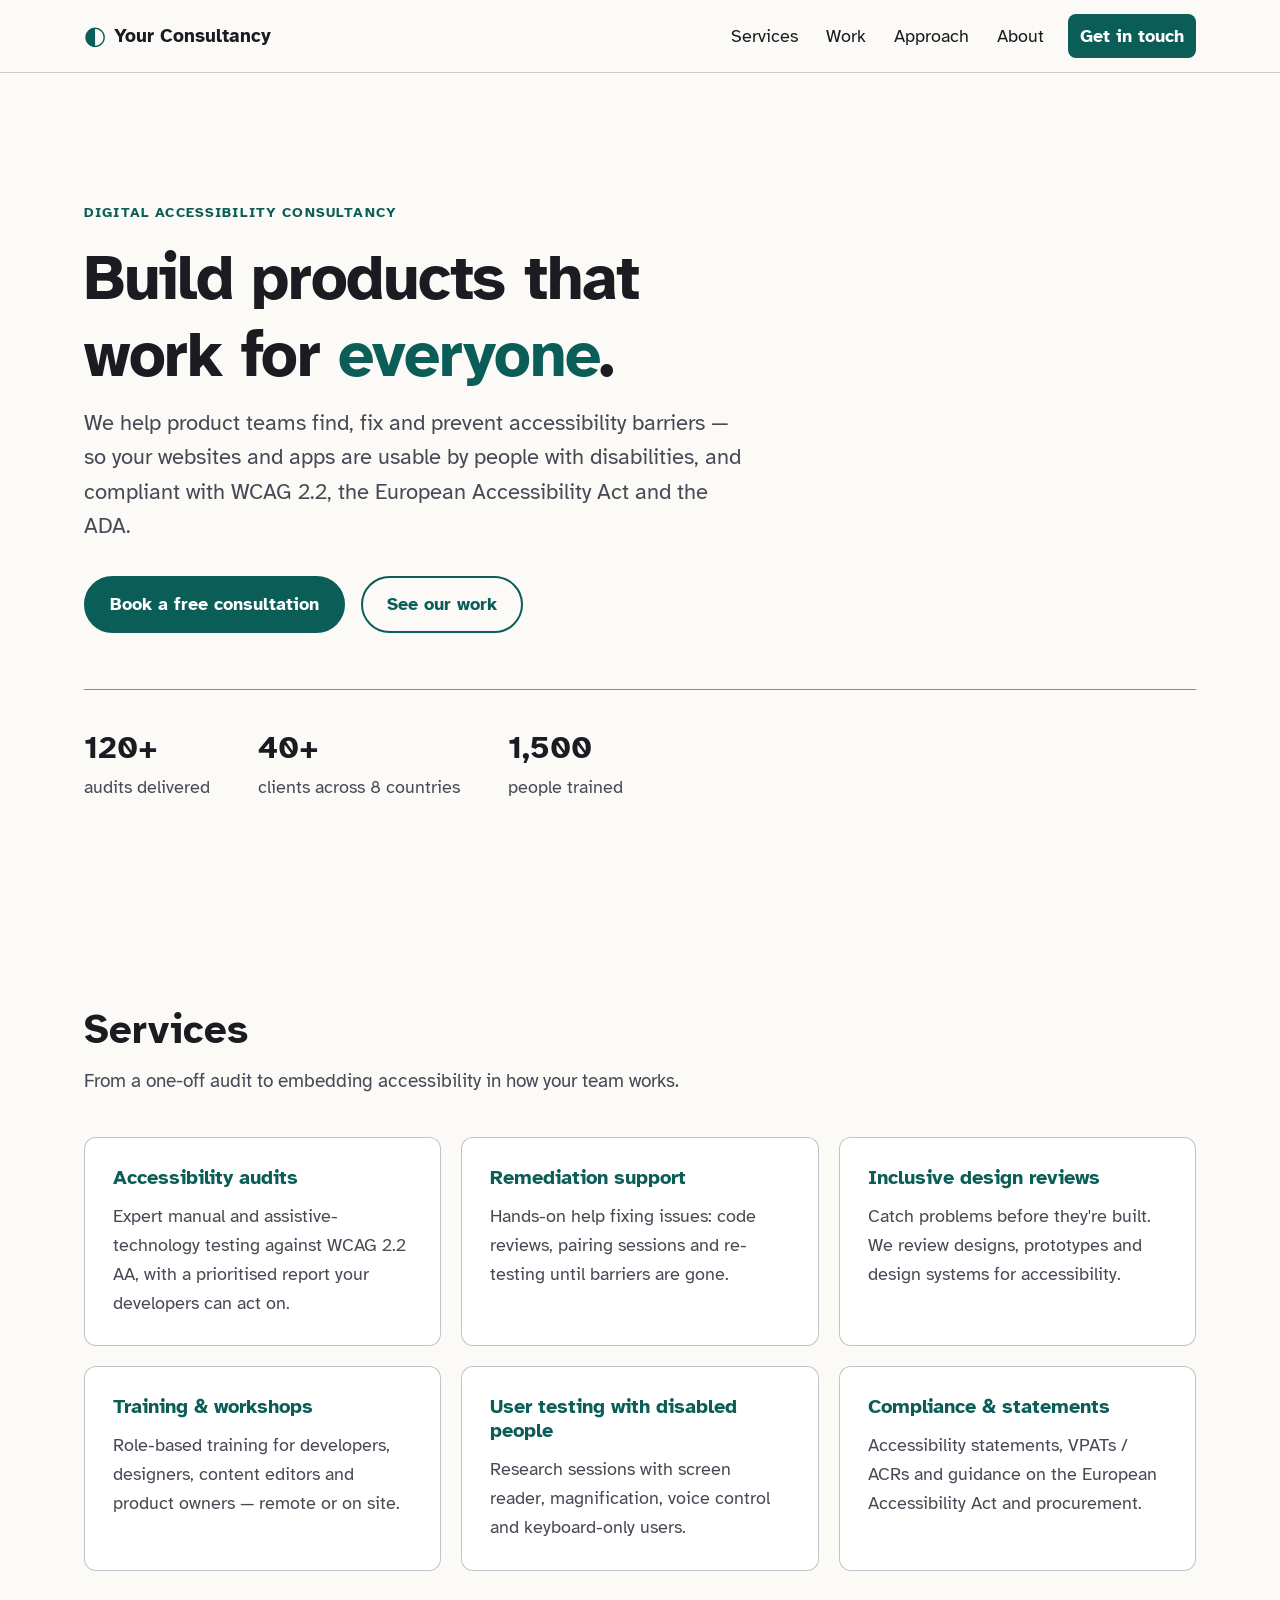
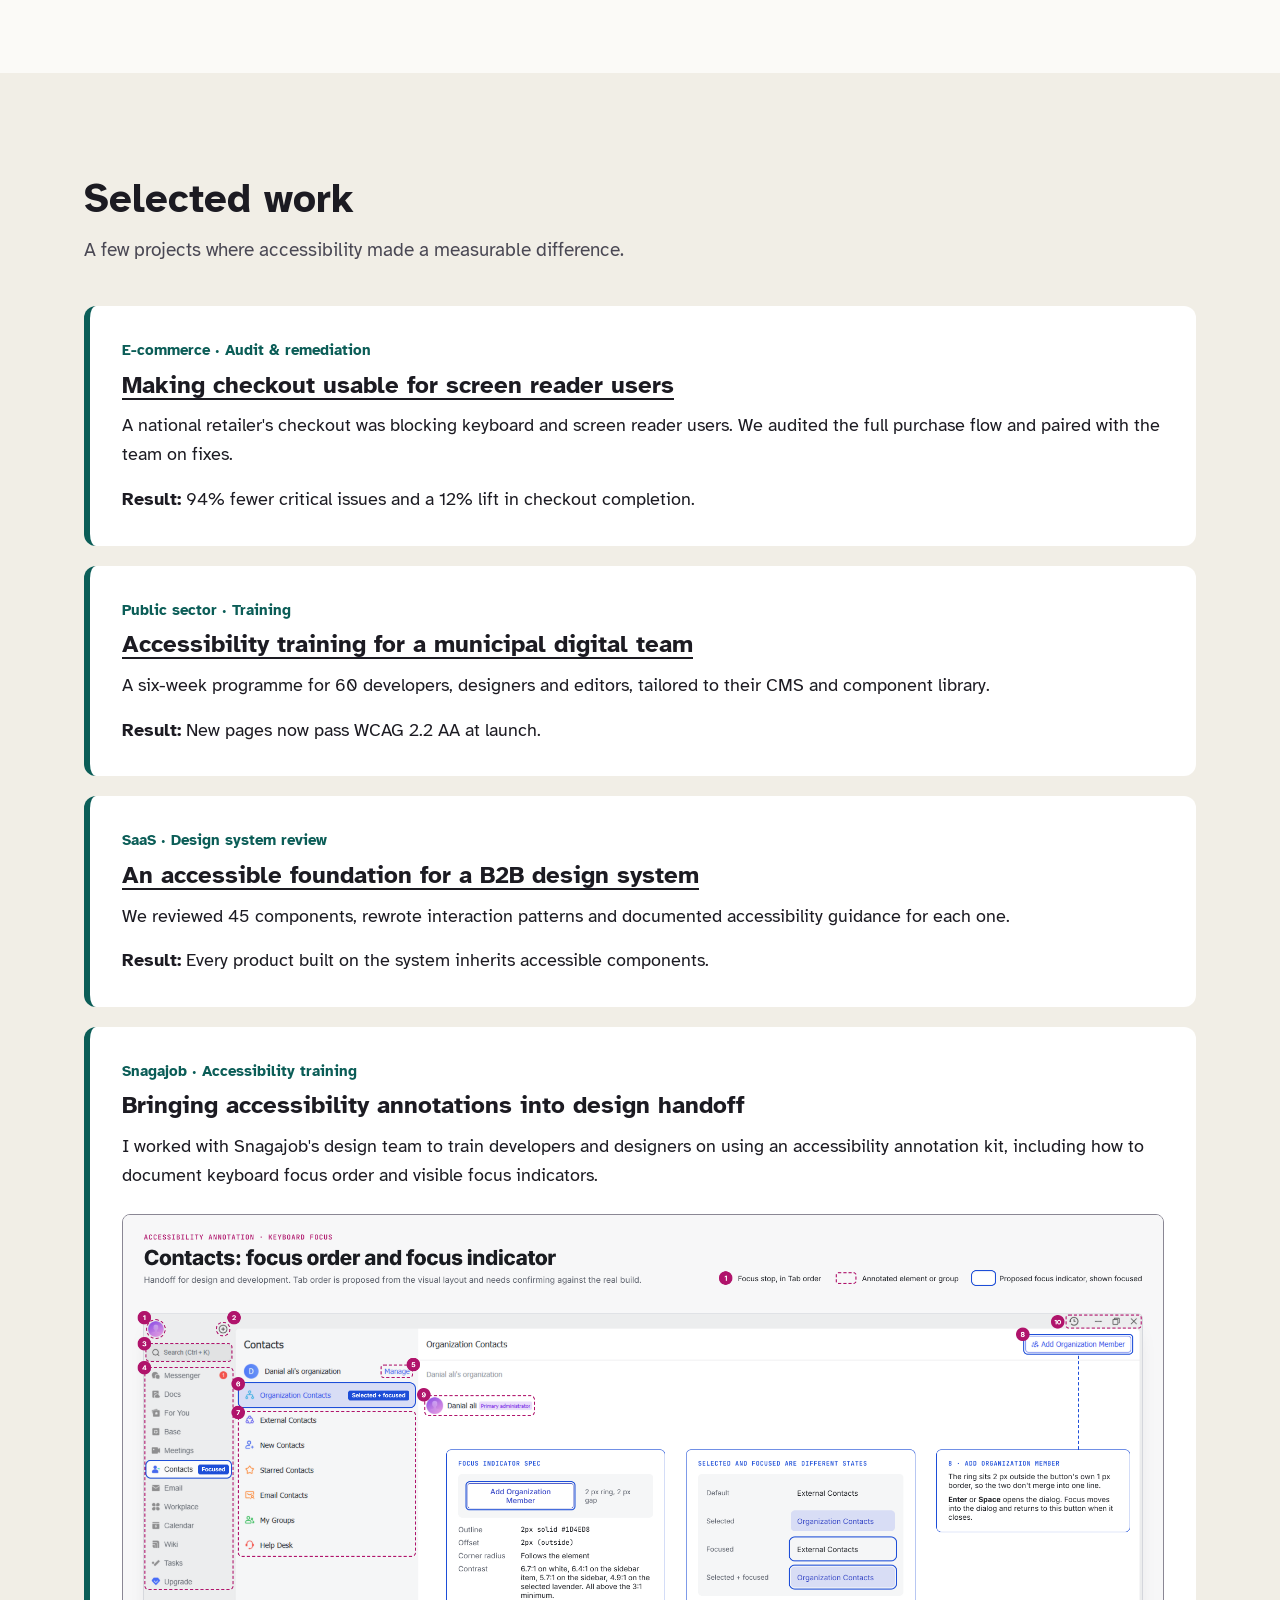
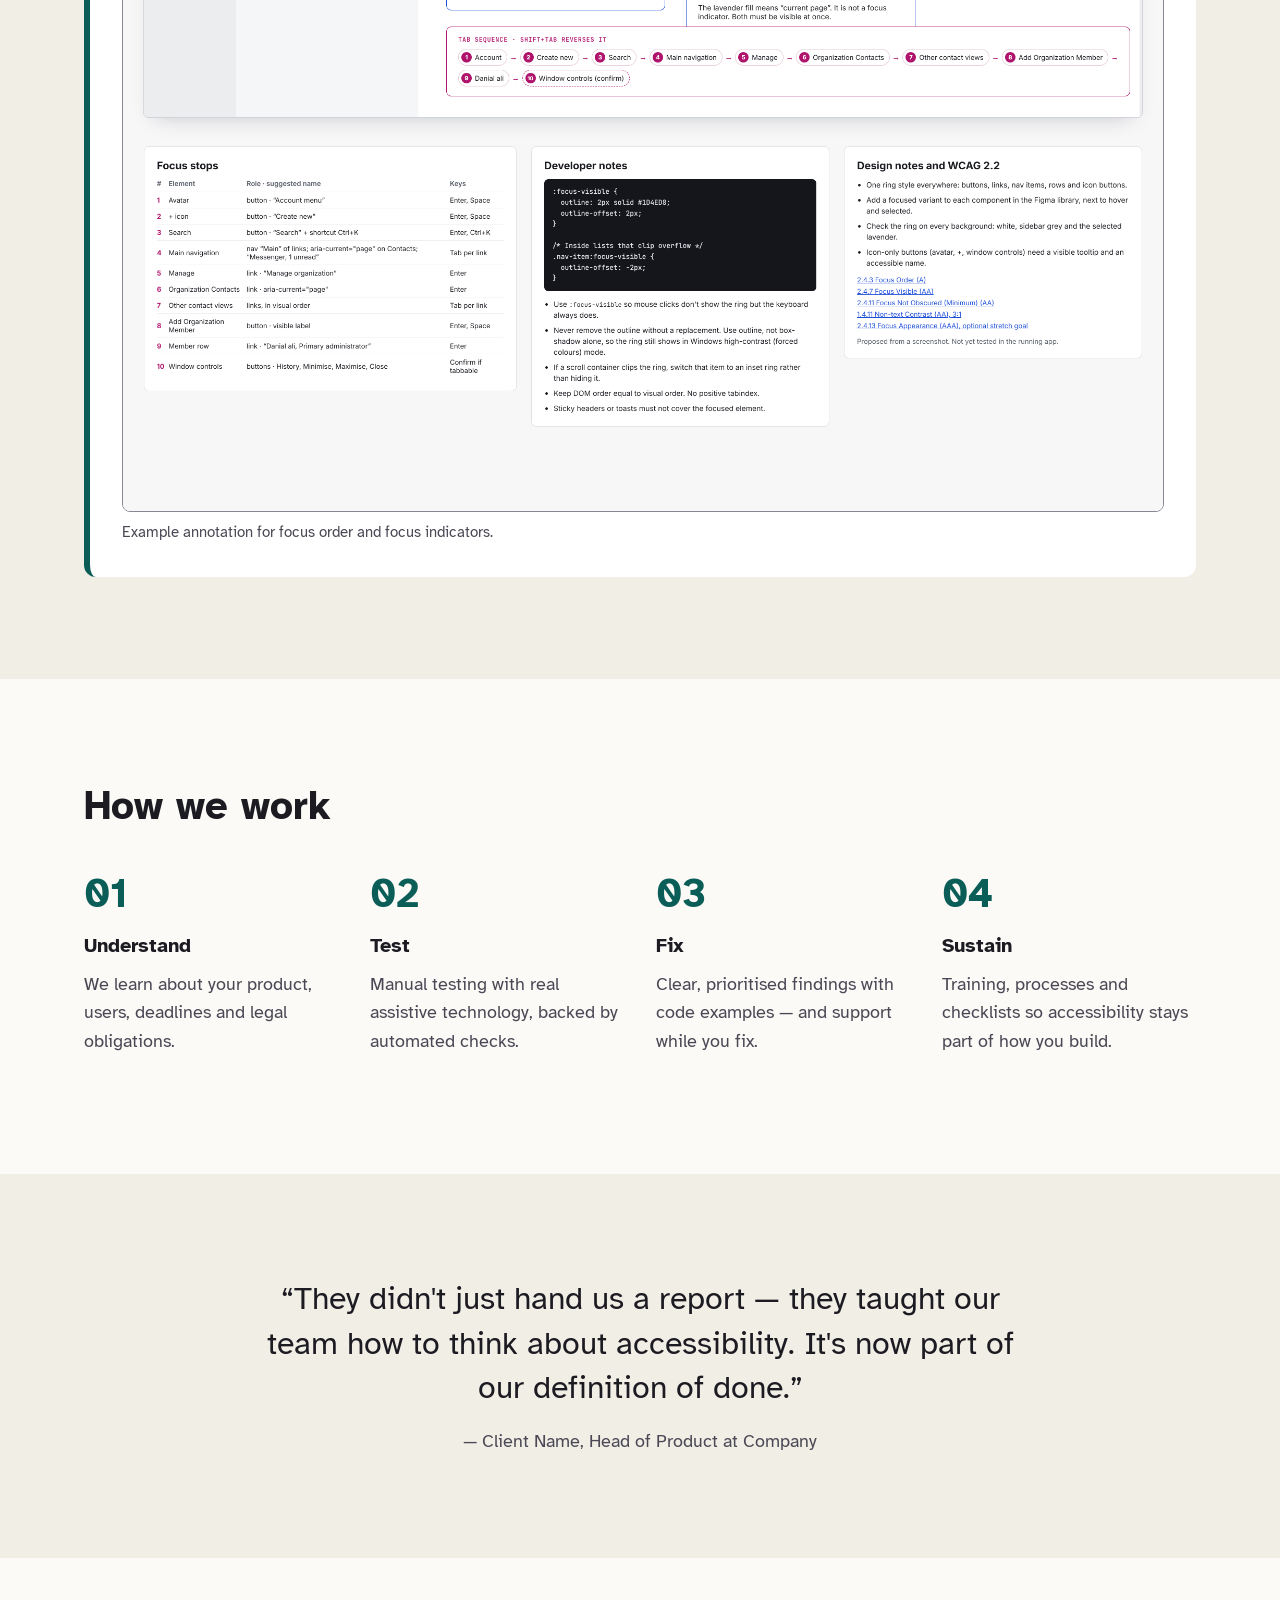
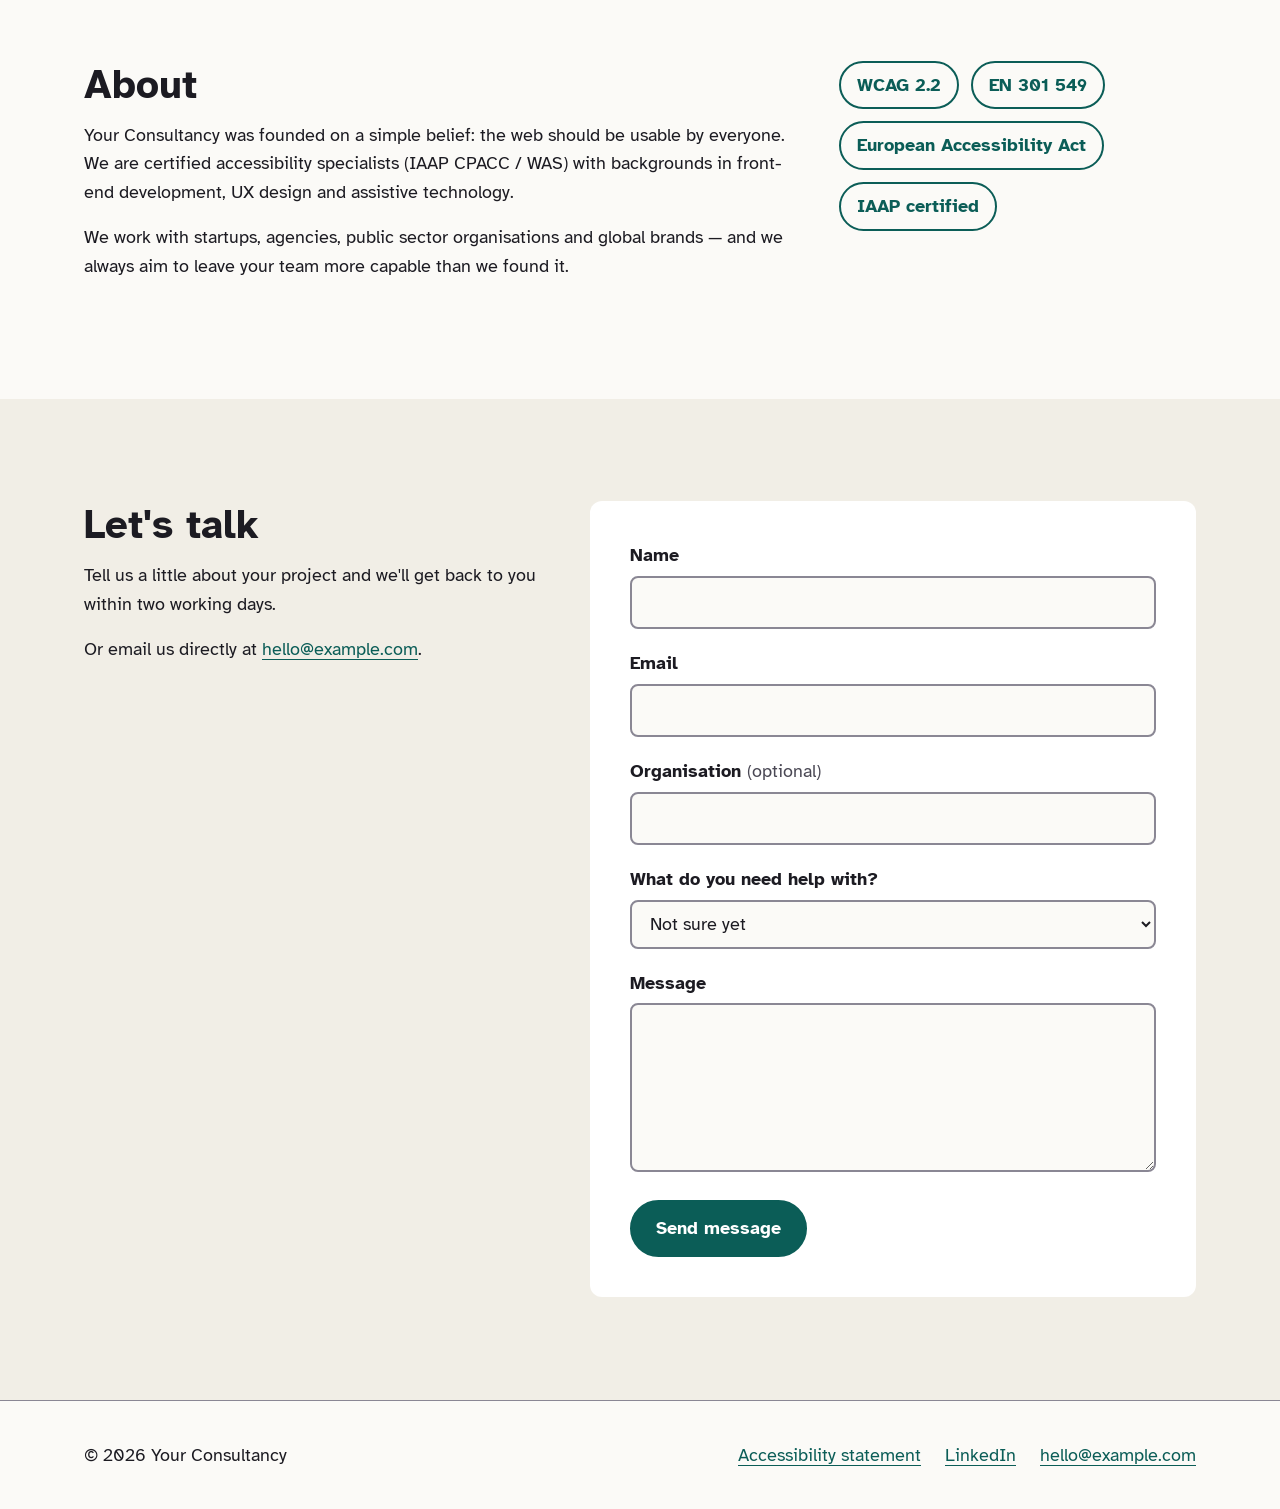
<file: index.html>
<!doctype html>
<html lang="en">
<head>
  <meta charset="utf-8">
  <meta name="viewport" content="width=device-width, initial-scale=1">
  <!-- TODO: replace "Your Consultancy" everywhere with your business name -->
  <title>Your Consultancy — Accessibility audits, training and inclusive design</title>
  <meta name="description" content="Accessibility consultancy helping teams build digital products that work for everyone. WCAG audits, remediation support, training and inclusive design reviews.">
  <meta name="color-scheme" content="light dark">
  <link rel="preconnect" href="https://fonts.googleapis.com">
  <link rel="preconnect" href="https://fonts.gstatic.com" crossorigin>
  <link rel="stylesheet" href="https://fonts.googleapis.com/css2?family=Atkinson+Hyperlegible:ital,wght@0,400;0,700;1,400&display=swap">
  <link rel="stylesheet" href="css/styles.css">
  <script src="js/main.js" defer></script>
</head>
<body>
  <a class="skip-link" href="#main">Skip to main content</a>

  <header class="site-header">
    <div class="container header-inner">
      <a class="logo" href="index.html" aria-label="Your Consultancy, home">
        <span class="logo-mark" aria-hidden="true">◐</span>
        <span class="logo-text">Your Consultancy</span>
      </a>
      <nav aria-label="Main">
        <button class="nav-toggle" type="button" aria-expanded="false" aria-controls="nav-list">
          <span class="nav-toggle-icon" aria-hidden="true"></span>
          Menu
        </button>
        <ul class="nav-list" id="nav-list">
          <li><a href="#services">Services</a></li>
          <li><a href="#work">Work</a></li>
          <li><a href="#approach">Approach</a></li>
          <li><a href="#about">About</a></li>
          <li><a class="nav-cta" href="#contact">Get in touch</a></li>
        </ul>
      </nav>
    </div>
  </header>

  <main id="main" tabindex="-1">
    <!-- Hero -->
    <section class="hero" aria-labelledby="hero-title">
      <div class="container">
        <p class="eyebrow">Digital accessibility consultancy</p>
        <h1 id="hero-title">Build products that work for <em>everyone</em>.</h1>
        <p class="lead">
          We help product teams find, fix and prevent accessibility barriers — so your
          websites and apps are usable by people with disabilities, and compliant with
          WCAG&nbsp;2.2, the European Accessibility Act and the ADA.
        </p>
        <div class="hero-actions">
          <a class="button button-primary" href="#contact">Book a free consultation</a>
          <a class="button button-secondary" href="#work">See our work</a>
        </div>
        <ul class="stats" aria-label="Key figures">
          <!-- TODO: replace with your real numbers -->
          <li><strong>120+</strong> audits delivered</li>
          <li><strong>40+</strong> clients across 8 countries</li>
          <li><strong>1,500</strong> people trained</li>
        </ul>
      </div>
    </section>

    <!-- Services -->
    <section id="services" class="section" aria-labelledby="services-title">
      <div class="container">
        <h2 id="services-title">Services</h2>
        <p class="section-intro">From a one-off audit to embedding accessibility in how your team works.</p>
        <!-- TODO: replace with your service list -->
        <ul class="card-grid" role="list">
          <li class="card">
            <h3>Accessibility audits</h3>
            <p>Expert manual and assistive-technology testing against WCAG 2.2 AA, with a prioritised report your developers can act on.</p>
          </li>
          <li class="card">
            <h3>Remediation support</h3>
            <p>Hands-on help fixing issues: code reviews, pairing sessions and re-testing until barriers are gone.</p>
          </li>
          <li class="card">
            <h3>Inclusive design reviews</h3>
            <p>Catch problems before they're built. We review designs, prototypes and design systems for accessibility.</p>
          </li>
          <li class="card">
            <h3>Training &amp; workshops</h3>
            <p>Role-based training for developers, designers, content editors and product owners — remote or on site.</p>
          </li>
          <li class="card">
            <h3>User testing with disabled people</h3>
            <p>Research sessions with screen reader, magnification, voice control and keyboard-only users.</p>
          </li>
          <li class="card">
            <h3>Compliance &amp; statements</h3>
            <p>Accessibility statements, VPATs / ACRs and guidance on the European Accessibility Act and procurement.</p>
          </li>
        </ul>
      </div>
    </section>

    <!-- Work / case studies -->
    <section id="work" class="section section-alt" aria-labelledby="work-title">
      <div class="container">
        <h2 id="work-title">Selected work</h2>
        <p class="section-intro">A few projects where accessibility made a measurable difference.</p>
        <!-- TODO: replace with your case studies. Duplicate work/case-study.html for each one. -->
        <ul class="case-list" role="list">
          <li class="case">
            <p class="case-meta">E-commerce · Audit &amp; remediation</p>
            <h3><a href="work/case-study.html">Making checkout usable for screen reader users</a></h3>
            <p>A national retailer's checkout was blocking keyboard and screen reader users. We audited the full purchase flow and paired with the team on fixes.</p>
            <p class="case-result"><strong>Result:</strong> 94% fewer critical issues and a 12% lift in checkout completion.</p>
          </li>
          <li class="case">
            <p class="case-meta">Public sector · Training</p>
            <h3><a href="work/case-study.html">Accessibility training for a municipal digital team</a></h3>
            <p>A six-week programme for 60 developers, designers and editors, tailored to their CMS and component library.</p>
            <p class="case-result"><strong>Result:</strong> New pages now pass WCAG 2.2 AA at launch.</p>
          </li>
          <li class="case">
            <p class="case-meta">SaaS · Design system review</p>
            <h3><a href="work/case-study.html">An accessible foundation for a B2B design system</a></h3>
            <p>We reviewed 45 components, rewrote interaction patterns and documented accessibility guidance for each one.</p>
            <p class="case-result"><strong>Result:</strong> Every product built on the system inherits accessible components.</p>
          </li>
          <li class="case">
            <p class="case-meta">Snagajob · Accessibility training</p>
            <h3>Bringing accessibility annotations into design handoff</h3>
            <p>I worked with Snagajob's design team to train developers and designers on using an accessibility annotation kit, including how to document keyboard focus order and visible focus indicators.</p>
            <figure class="case-image">
              <img src="assets/snagajob-focus-annotation.png" alt="Annotated Contacts screen showing keyboard focus order and focus indicator guidance">
              <figcaption>Example annotation for focus order and focus indicators.</figcaption>
            </figure>
          </li>
        </ul>
      </div>
    </section>

    <!-- Approach -->
    <section id="approach" class="section" aria-labelledby="approach-title">
      <div class="container">
        <h2 id="approach-title">How we work</h2>
        <ol class="steps">
          <li>
            <h3>Understand</h3>
            <p>We learn about your product, users, deadlines and legal obligations.</p>
          </li>
          <li>
            <h3>Test</h3>
            <p>Manual testing with real assistive technology, backed by automated checks.</p>
          </li>
          <li>
            <h3>Fix</h3>
            <p>Clear, prioritised findings with code examples — and support while you fix.</p>
          </li>
          <li>
            <h3>Sustain</h3>
            <p>Training, processes and checklists so accessibility stays part of how you build.</p>
          </li>
        </ol>
      </div>
    </section>

    <!-- Testimonial -->
    <section class="section section-alt" aria-labelledby="testimonial-title">
      <div class="container">
        <h2 id="testimonial-title" class="visually-hidden">What clients say</h2>
        <!-- TODO: replace with a real client quote (with permission) -->
        <figure class="quote">
          <blockquote>
            <p>“They didn't just hand us a report — they taught our team how to think about accessibility. It's now part of our definition of done.”</p>
          </blockquote>
          <figcaption>— Client Name, Head of Product at Company</figcaption>
        </figure>
      </div>
    </section>

    <!-- About -->
    <section id="about" class="section" aria-labelledby="about-title">
      <div class="container about">
        <div>
          <h2 id="about-title">About</h2>
          <!-- TODO: write your own story -->
          <p>Your Consultancy was founded on a simple belief: the web should be usable by everyone. We are certified accessibility specialists (IAAP CPACC / WAS) with backgrounds in front-end development, UX design and assistive technology.</p>
          <p>We work with startups, agencies, public sector organisations and global brands — and we always aim to leave your team more capable than we found it.</p>
        </div>
        <ul class="badges" aria-label="Certifications and standards">
          <li>WCAG 2.2</li>
          <li>EN 301 549</li>
          <li>European Accessibility Act</li>
          <li>IAAP certified</li>
        </ul>
      </div>
    </section>

    <!-- Contact -->
    <section id="contact" class="section section-contact" aria-labelledby="contact-title">
      <div class="container contact">
        <div>
          <h2 id="contact-title">Let's talk</h2>
          <p>Tell us a little about your project and we'll get back to you within two working days.</p>
          <!-- TODO: your real contact details -->
          <p>Or email us directly at <a href="mailto:hello@example.com">hello@example.com</a>.</p>
        </div>

        <!-- TODO: set action to your form endpoint (e.g. Formspree, Netlify Forms) -->
        <form class="contact-form" action="https://formspree.io/f/your-form-id" method="post" novalidate>
          <div class="error-summary" role="alert" tabindex="-1" hidden>
            <h3>There is a problem</h3>
            <ul></ul>
          </div>

          <div class="field">
            <label for="name">Name</label>
            <input id="name" name="name" type="text" autocomplete="name" required>
          </div>
          <div class="field">
            <label for="email">Email</label>
            <input id="email" name="email" type="email" autocomplete="email" required>
          </div>
          <div class="field">
            <label for="company">Organisation <span class="optional">(optional)</span></label>
            <input id="company" name="company" type="text" autocomplete="organization">
          </div>
          <div class="field">
            <label for="service">What do you need help with?</label>
            <select id="service" name="service">
              <option>Not sure yet</option>
              <option>Accessibility audit</option>
              <option>Remediation support</option>
              <option>Design review</option>
              <option>Training</option>
              <option>User testing</option>
              <option>Compliance / VPAT</option>
            </select>
          </div>
          <div class="field">
            <label for="message">Message</label>
            <textarea id="message" name="message" rows="5" required></textarea>
          </div>
          <button class="button button-primary" type="submit">Send message</button>
          <p class="form-status" role="status" aria-live="polite"></p>
        </form>
      </div>
    </section>
  </main>

  <footer class="site-footer">
    <div class="container footer-inner">
      <p>© <span data-year>2026</span> Your Consultancy</p>
      <ul>
        <li><a href="accessibility.html">Accessibility statement</a></li>
        <li><a href="https://www.linkedin.com/">LinkedIn</a></li>
        <li><a href="mailto:hello@example.com">hello@example.com</a></li>
      </ul>
    </div>
  </footer>
</body>
</html>
</file>
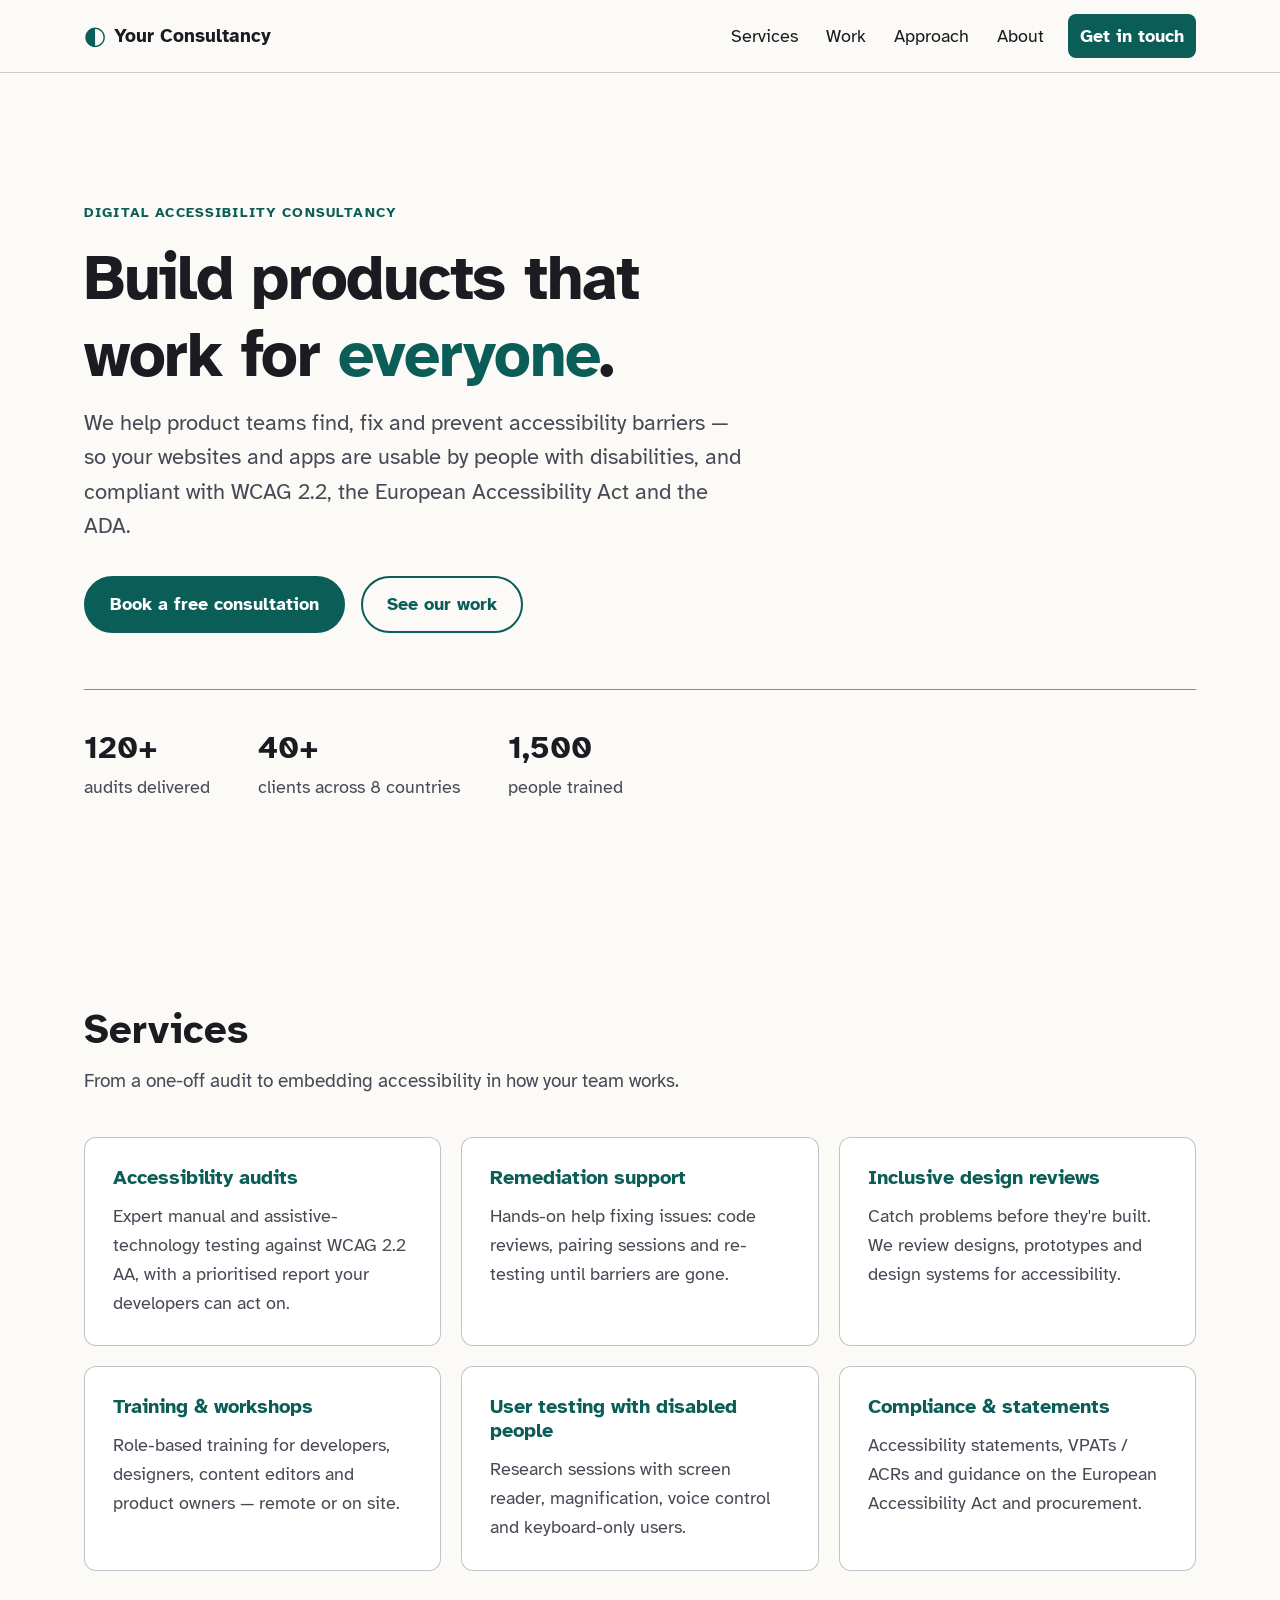
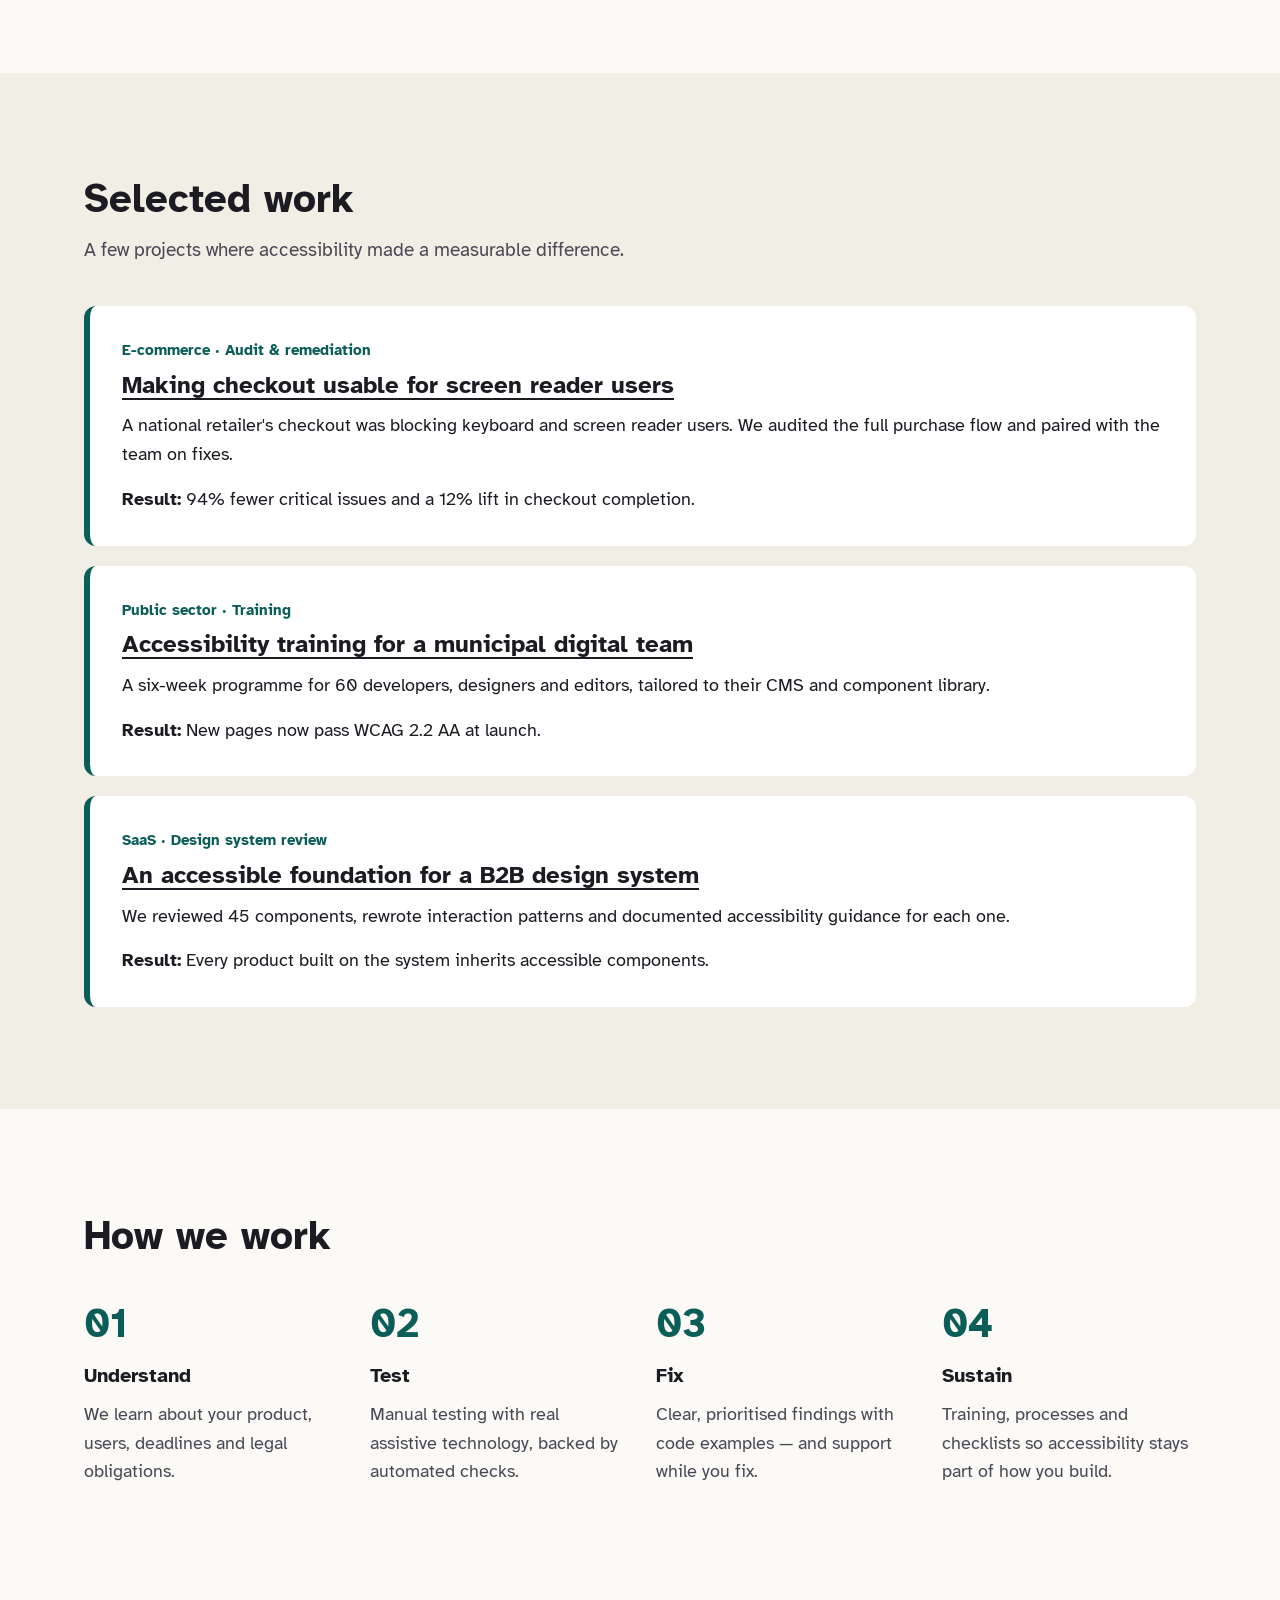
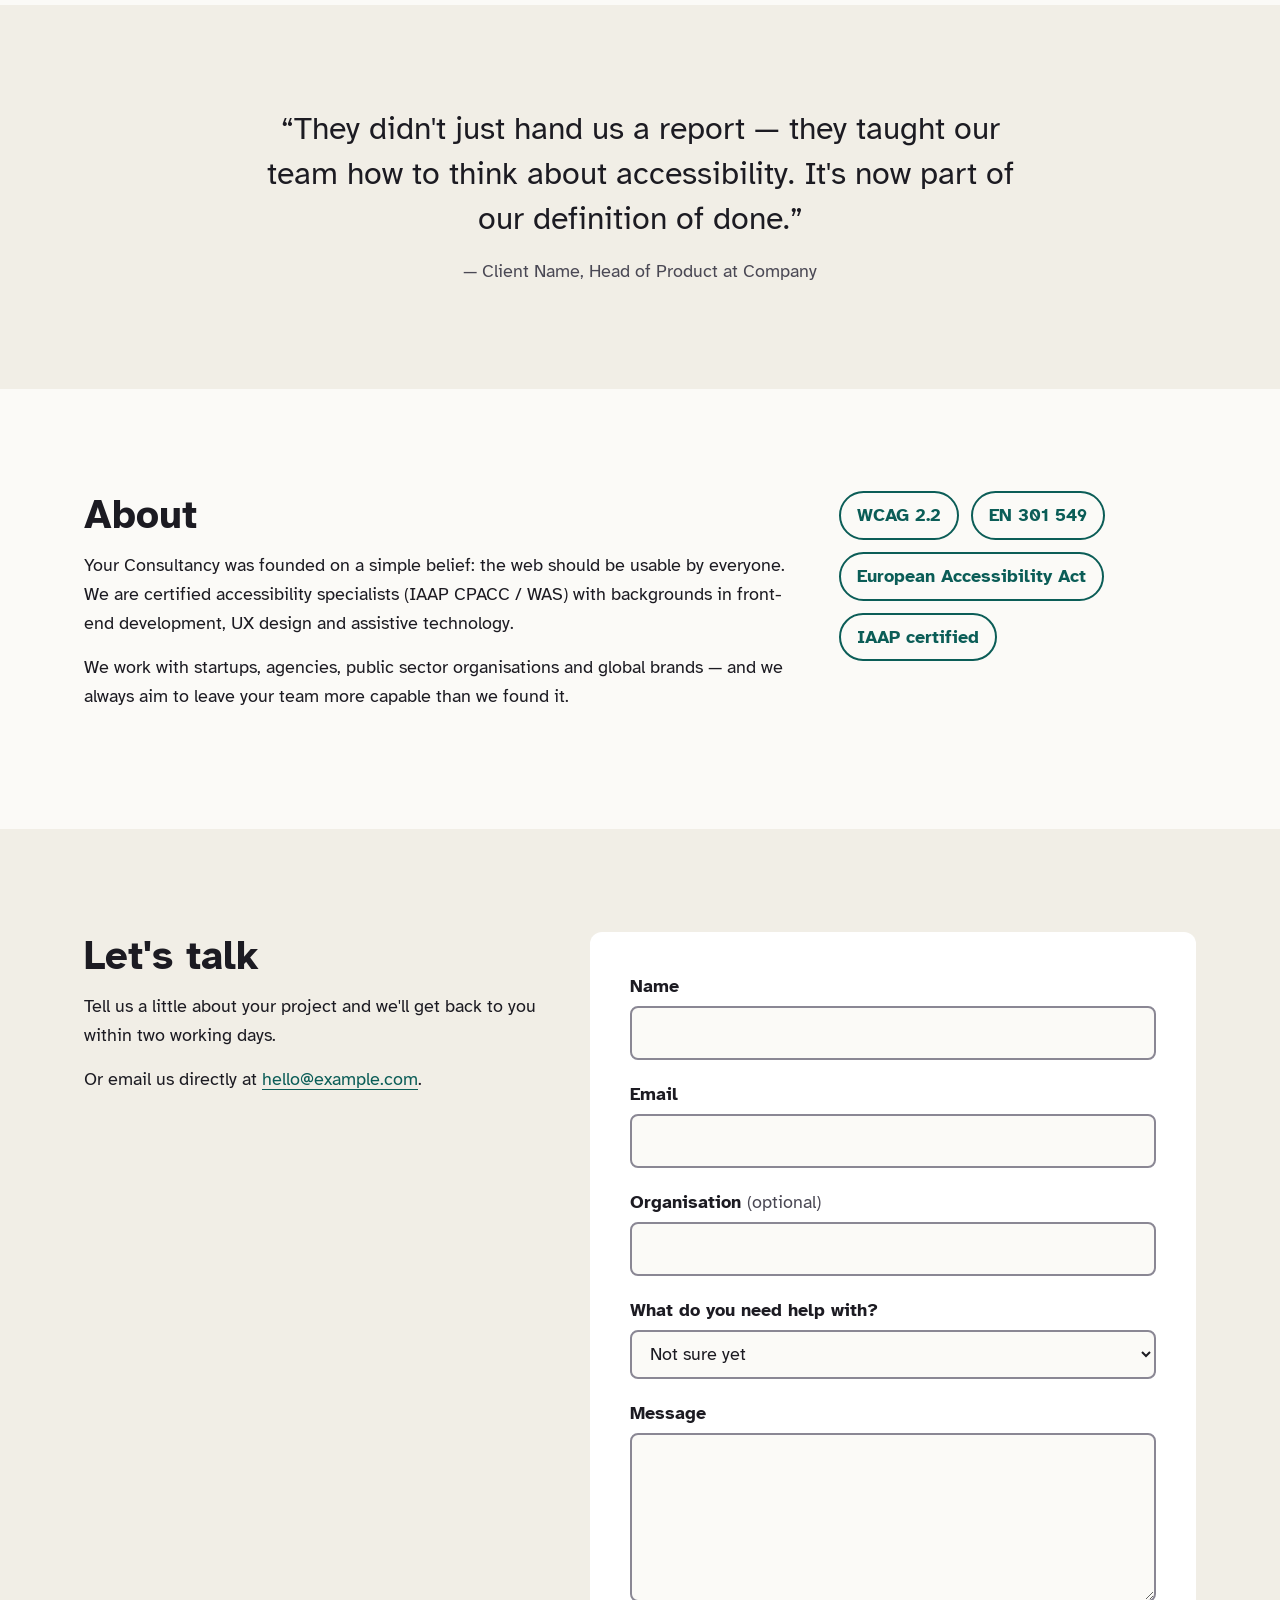
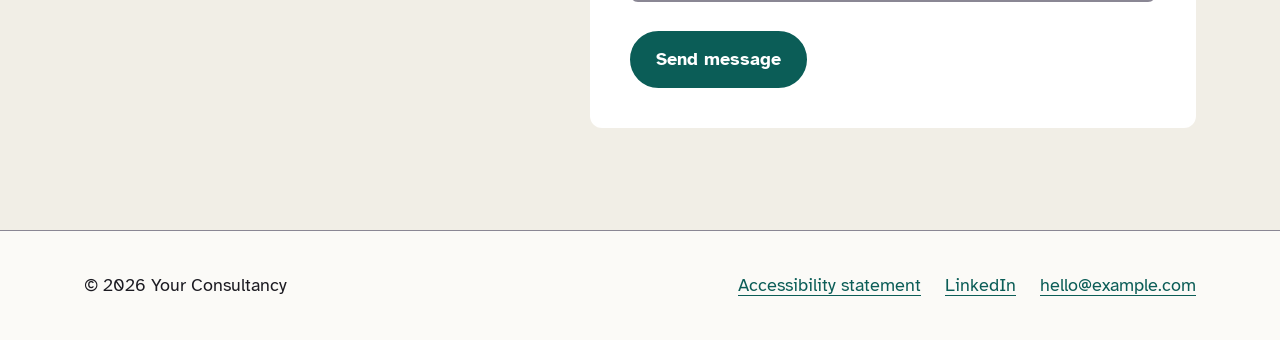
<file: portfolio/index.html>
<!doctype html>
<html lang="en">
<head>
  <meta charset="utf-8">
  <meta name="viewport" content="width=device-width, initial-scale=1">
  <!-- TODO: replace "Your Consultancy" everywhere with your business name -->
  <title>Your Consultancy — Accessibility audits, training and inclusive design</title>
  <meta name="description" content="Accessibility consultancy helping teams build digital products that work for everyone. WCAG audits, remediation support, training and inclusive design reviews.">
  <meta name="color-scheme" content="light dark">
  <link rel="preconnect" href="https://fonts.googleapis.com">
  <link rel="preconnect" href="https://fonts.gstatic.com" crossorigin>
  <link rel="stylesheet" href="https://fonts.googleapis.com/css2?family=Atkinson+Hyperlegible:ital,wght@0,400;0,700;1,400&display=swap">
  <link rel="stylesheet" href="css/styles.css">
  <script src="js/main.js" defer></script>
</head>
<body>
  <a class="skip-link" href="#main">Skip to main content</a>

  <header class="site-header">
    <div class="container header-inner">
      <a class="logo" href="index.html" aria-label="Your Consultancy, home">
        <span class="logo-mark" aria-hidden="true">◐</span>
        <span class="logo-text">Your Consultancy</span>
      </a>
      <nav aria-label="Main">
        <button class="nav-toggle" type="button" aria-expanded="false" aria-controls="nav-list">
          <span class="nav-toggle-icon" aria-hidden="true"></span>
          Menu
        </button>
        <ul class="nav-list" id="nav-list">
          <li><a href="#services">Services</a></li>
          <li><a href="#work">Work</a></li>
          <li><a href="#approach">Approach</a></li>
          <li><a href="#about">About</a></li>
          <li><a class="nav-cta" href="#contact">Get in touch</a></li>
        </ul>
      </nav>
    </div>
  </header>

  <main id="main" tabindex="-1">
    <!-- Hero -->
    <section class="hero" aria-labelledby="hero-title">
      <div class="container">
        <p class="eyebrow">Digital accessibility consultancy</p>
        <h1 id="hero-title">Build products that work for <em>everyone</em>.</h1>
        <p class="lead">
          We help product teams find, fix and prevent accessibility barriers — so your
          websites and apps are usable by people with disabilities, and compliant with
          WCAG&nbsp;2.2, the European Accessibility Act and the ADA.
        </p>
        <div class="hero-actions">
          <a class="button button-primary" href="#contact">Book a free consultation</a>
          <a class="button button-secondary" href="#work">See our work</a>
        </div>
        <ul class="stats" aria-label="Key figures">
          <!-- TODO: replace with your real numbers -->
          <li><strong>120+</strong> audits delivered</li>
          <li><strong>40+</strong> clients across 8 countries</li>
          <li><strong>1,500</strong> people trained</li>
        </ul>
      </div>
    </section>

    <!-- Services -->
    <section id="services" class="section" aria-labelledby="services-title">
      <div class="container">
        <h2 id="services-title">Services</h2>
        <p class="section-intro">From a one-off audit to embedding accessibility in how your team works.</p>
        <!-- TODO: replace with your service list -->
        <ul class="card-grid" role="list">
          <li class="card">
            <h3>Accessibility audits</h3>
            <p>Expert manual and assistive-technology testing against WCAG 2.2 AA, with a prioritised report your developers can act on.</p>
          </li>
          <li class="card">
            <h3>Remediation support</h3>
            <p>Hands-on help fixing issues: code reviews, pairing sessions and re-testing until barriers are gone.</p>
          </li>
          <li class="card">
            <h3>Inclusive design reviews</h3>
            <p>Catch problems before they're built. We review designs, prototypes and design systems for accessibility.</p>
          </li>
          <li class="card">
            <h3>Training &amp; workshops</h3>
            <p>Role-based training for developers, designers, content editors and product owners — remote or on site.</p>
          </li>
          <li class="card">
            <h3>User testing with disabled people</h3>
            <p>Research sessions with screen reader, magnification, voice control and keyboard-only users.</p>
          </li>
          <li class="card">
            <h3>Compliance &amp; statements</h3>
            <p>Accessibility statements, VPATs / ACRs and guidance on the European Accessibility Act and procurement.</p>
          </li>
        </ul>
      </div>
    </section>

    <!-- Work / case studies -->
    <section id="work" class="section section-alt" aria-labelledby="work-title">
      <div class="container">
        <h2 id="work-title">Selected work</h2>
        <p class="section-intro">A few projects where accessibility made a measurable difference.</p>
        <!-- TODO: replace with your case studies. Duplicate work/case-study.html for each one. -->
        <ul class="case-list" role="list">
          <li class="case">
            <p class="case-meta">E-commerce · Audit &amp; remediation</p>
            <h3><a href="work/case-study.html">Making checkout usable for screen reader users</a></h3>
            <p>A national retailer's checkout was blocking keyboard and screen reader users. We audited the full purchase flow and paired with the team on fixes.</p>
            <p class="case-result"><strong>Result:</strong> 94% fewer critical issues and a 12% lift in checkout completion.</p>
          </li>
          <li class="case">
            <p class="case-meta">Public sector · Training</p>
            <h3><a href="work/case-study.html">Accessibility training for a municipal digital team</a></h3>
            <p>A six-week programme for 60 developers, designers and editors, tailored to their CMS and component library.</p>
            <p class="case-result"><strong>Result:</strong> New pages now pass WCAG 2.2 AA at launch.</p>
          </li>
          <li class="case">
            <p class="case-meta">SaaS · Design system review</p>
            <h3><a href="work/case-study.html">An accessible foundation for a B2B design system</a></h3>
            <p>We reviewed 45 components, rewrote interaction patterns and documented accessibility guidance for each one.</p>
            <p class="case-result"><strong>Result:</strong> Every product built on the system inherits accessible components.</p>
          </li>
        </ul>
      </div>
    </section>

    <!-- Approach -->
    <section id="approach" class="section" aria-labelledby="approach-title">
      <div class="container">
        <h2 id="approach-title">How we work</h2>
        <ol class="steps">
          <li>
            <h3>Understand</h3>
            <p>We learn about your product, users, deadlines and legal obligations.</p>
          </li>
          <li>
            <h3>Test</h3>
            <p>Manual testing with real assistive technology, backed by automated checks.</p>
          </li>
          <li>
            <h3>Fix</h3>
            <p>Clear, prioritised findings with code examples — and support while you fix.</p>
          </li>
          <li>
            <h3>Sustain</h3>
            <p>Training, processes and checklists so accessibility stays part of how you build.</p>
          </li>
        </ol>
      </div>
    </section>

    <!-- Testimonial -->
    <section class="section section-alt" aria-labelledby="testimonial-title">
      <div class="container">
        <h2 id="testimonial-title" class="visually-hidden">What clients say</h2>
        <!-- TODO: replace with a real client quote (with permission) -->
        <figure class="quote">
          <blockquote>
            <p>“They didn't just hand us a report — they taught our team how to think about accessibility. It's now part of our definition of done.”</p>
          </blockquote>
          <figcaption>— Client Name, Head of Product at Company</figcaption>
        </figure>
      </div>
    </section>

    <!-- About -->
    <section id="about" class="section" aria-labelledby="about-title">
      <div class="container about">
        <div>
          <h2 id="about-title">About</h2>
          <!-- TODO: write your own story -->
          <p>Your Consultancy was founded on a simple belief: the web should be usable by everyone. We are certified accessibility specialists (IAAP CPACC / WAS) with backgrounds in front-end development, UX design and assistive technology.</p>
          <p>We work with startups, agencies, public sector organisations and global brands — and we always aim to leave your team more capable than we found it.</p>
        </div>
        <ul class="badges" aria-label="Certifications and standards">
          <li>WCAG 2.2</li>
          <li>EN 301 549</li>
          <li>European Accessibility Act</li>
          <li>IAAP certified</li>
        </ul>
      </div>
    </section>

    <!-- Contact -->
    <section id="contact" class="section section-contact" aria-labelledby="contact-title">
      <div class="container contact">
        <div>
          <h2 id="contact-title">Let's talk</h2>
          <p>Tell us a little about your project and we'll get back to you within two working days.</p>
          <!-- TODO: your real contact details -->
          <p>Or email us directly at <a href="mailto:hello@example.com">hello@example.com</a>.</p>
        </div>

        <!-- TODO: set action to your form endpoint (e.g. Formspree, Netlify Forms) -->
        <form class="contact-form" action="https://formspree.io/f/your-form-id" method="post" novalidate>
          <div class="error-summary" role="alert" tabindex="-1" hidden>
            <h3>There is a problem</h3>
            <ul></ul>
          </div>

          <div class="field">
            <label for="name">Name</label>
            <input id="name" name="name" type="text" autocomplete="name" required>
          </div>
          <div class="field">
            <label for="email">Email</label>
            <input id="email" name="email" type="email" autocomplete="email" required>
          </div>
          <div class="field">
            <label for="company">Organisation <span class="optional">(optional)</span></label>
            <input id="company" name="company" type="text" autocomplete="organization">
          </div>
          <div class="field">
            <label for="service">What do you need help with?</label>
            <select id="service" name="service">
              <option>Not sure yet</option>
              <option>Accessibility audit</option>
              <option>Remediation support</option>
              <option>Design review</option>
              <option>Training</option>
              <option>User testing</option>
              <option>Compliance / VPAT</option>
            </select>
          </div>
          <div class="field">
            <label for="message">Message</label>
            <textarea id="message" name="message" rows="5" required></textarea>
          </div>
          <button class="button button-primary" type="submit">Send message</button>
          <p class="form-status" role="status" aria-live="polite"></p>
        </form>
      </div>
    </section>
  </main>

  <footer class="site-footer">
    <div class="container footer-inner">
      <p>© <span data-year>2026</span> Your Consultancy</p>
      <ul>
        <li><a href="accessibility.html">Accessibility statement</a></li>
        <li><a href="https://www.linkedin.com/">LinkedIn</a></li>
        <li><a href="mailto:hello@example.com">hello@example.com</a></li>
      </ul>
    </div>
  </footer>
</body>
</html>
</file>
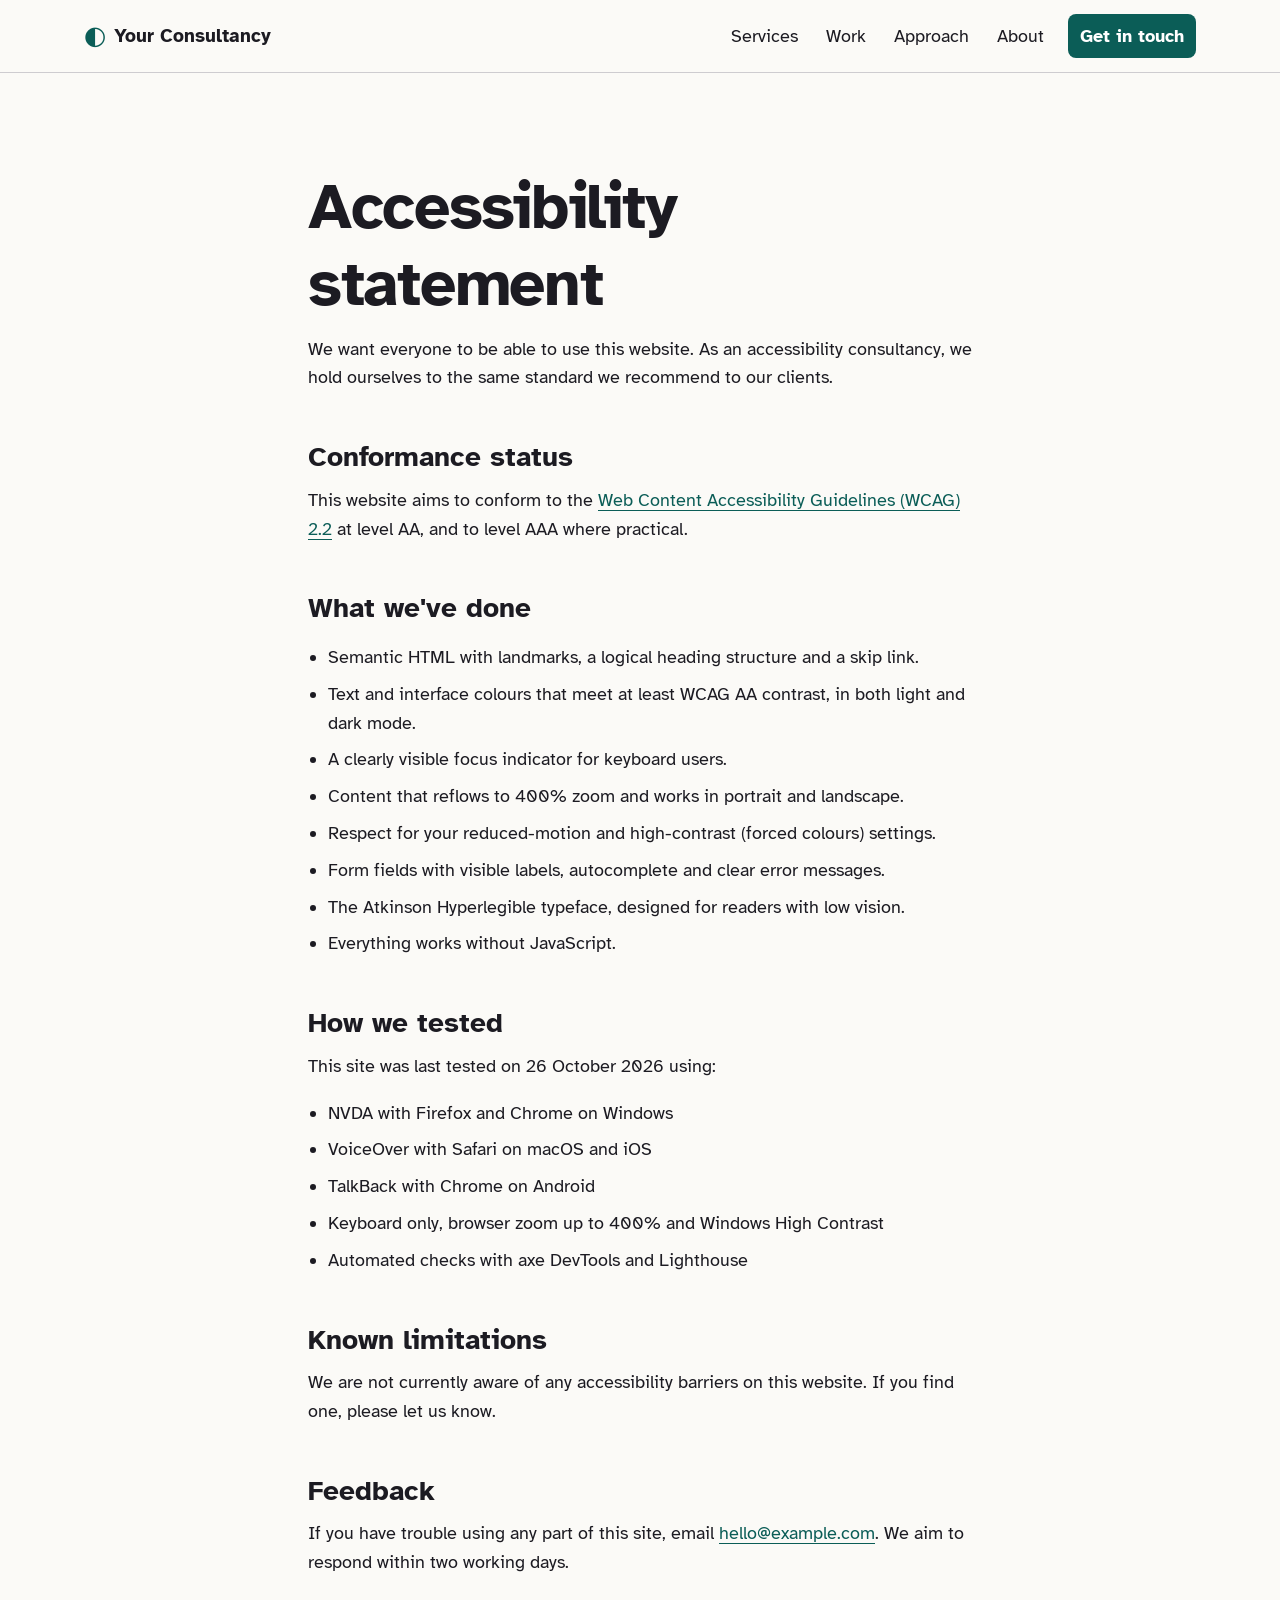
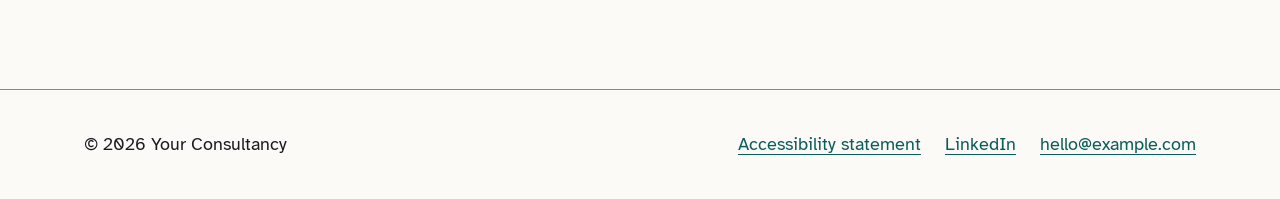
<file: accessibility.html>
<!doctype html>
<html lang="en">
<head>
  <meta charset="utf-8">
  <meta name="viewport" content="width=device-width, initial-scale=1">
  <title>Accessibility statement — Rao Danial</title>
  <meta name="description" content="Accessibility statement for the Your Consultancy website.">
  <meta name="color-scheme" content="light dark">
  <link rel="preconnect" href="https://fonts.googleapis.com">
  <link rel="preconnect" href="https://fonts.gstatic.com" crossorigin>
  <link rel="stylesheet" href="https://fonts.googleapis.com/css2?family=Atkinson+Hyperlegible:ital,wght@0,400;0,700;1,400&display=swap">
  <link rel="stylesheet" href="css/styles.css">
  <script src="js/main.js" defer></script>
</head>
<body>
  <a class="skip-link" href="#main">Skip to main content</a>

  <header class="site-header">
    <div class="container header-inner">
      <a class="logo" href="index.html" aria-label="Your Consultancy, home">
        <span class="logo-mark" aria-hidden="true">◐</span>
        <span class="logo-text">Your Consultancy</span>
      </a>
      <nav aria-label="Main">
        <button class="nav-toggle" type="button" aria-expanded="false" aria-controls="nav-list">
          <span class="nav-toggle-icon" aria-hidden="true"></span>
          Menu
        </button>
        <ul class="nav-list" id="nav-list">
          <li><a href="index.html#services">Services</a></li>
          <li><a href="index.html#work">Work</a></li>
          <li><a href="index.html#approach">Approach</a></li>
          <li><a href="index.html#about">About</a></li>
          <li><a class="nav-cta" href="index.html#contact">Get in touch</a></li>
        </ul>
      </nav>
    </div>
  </header>

  <main id="main" tabindex="-1" class="page">
    <div class="container prose">
      <h1>Accessibility statement</h1>
      <!-- TODO: update the dates after you have tested the live site -->
      <p>We want everyone to be able to use this website. As an accessibility consultancy, we hold ourselves to the same standard we recommend to our clients.</p>

      <h2>Conformance status</h2>
      <p>This website aims to conform to the <a href="https://www.w3.org/TR/WCAG22/">Web Content Accessibility Guidelines (WCAG) 2.2</a> at level AA, and to level AAA where practical.</p>

      <h2>What we've done</h2>
      <ul>
        <li>Semantic HTML with landmarks, a logical heading structure and a skip link.</li>
        <li>Text and interface colours that meet at least WCAG AA contrast, in both light and dark mode.</li>
        <li>A clearly visible focus indicator for keyboard users.</li>
        <li>Content that reflows to 400% zoom and works in portrait and landscape.</li>
        <li>Respect for your reduced-motion and high-contrast (forced colours) settings.</li>
        <li>Form fields with visible labels, autocomplete and clear error messages.</li>
        <li>The Atkinson Hyperlegible typeface, designed for readers with low vision.</li>
        <li>Everything works without JavaScript.</li>
      </ul>

      <h2>How we tested</h2>
      <p>This site was last tested on <time datetime="2026-10-26">26 October 2026</time> using:</p>
      <ul>
        <li>NVDA with Firefox and Chrome on Windows</li>
        <li>VoiceOver with Safari on macOS and iOS</li>
        <li>TalkBack with Chrome on Android</li>
        <li>Keyboard only, browser zoom up to 400% and Windows High Contrast</li>
        <li>Automated checks with axe DevTools and Lighthouse</li>
      </ul>

      <h2>Known limitations</h2>
      <p>We are not currently aware of any accessibility barriers on this website. If you find one, please let us know.</p>

      <h2>Feedback</h2>
      <p>If you have trouble using any part of this site, email <a href="mailto:hello@example.com">hello@example.com</a>. We aim to respond within two working days.</p>
    </div>
  </main>

  <footer class="site-footer">
    <div class="container footer-inner">
      <p>© <span data-year>2026</span> Your Consultancy</p>
      <ul>
        <li><a href="accessibility.html" aria-current="page">Accessibility statement</a></li>
        <li><a href="https://www.linkedin.com/">LinkedIn</a></li>
        <li><a href="mailto:hello@example.com">hello@example.com</a></li>
      </ul>
    </div>
  </footer>
</body>
</html>
</file>
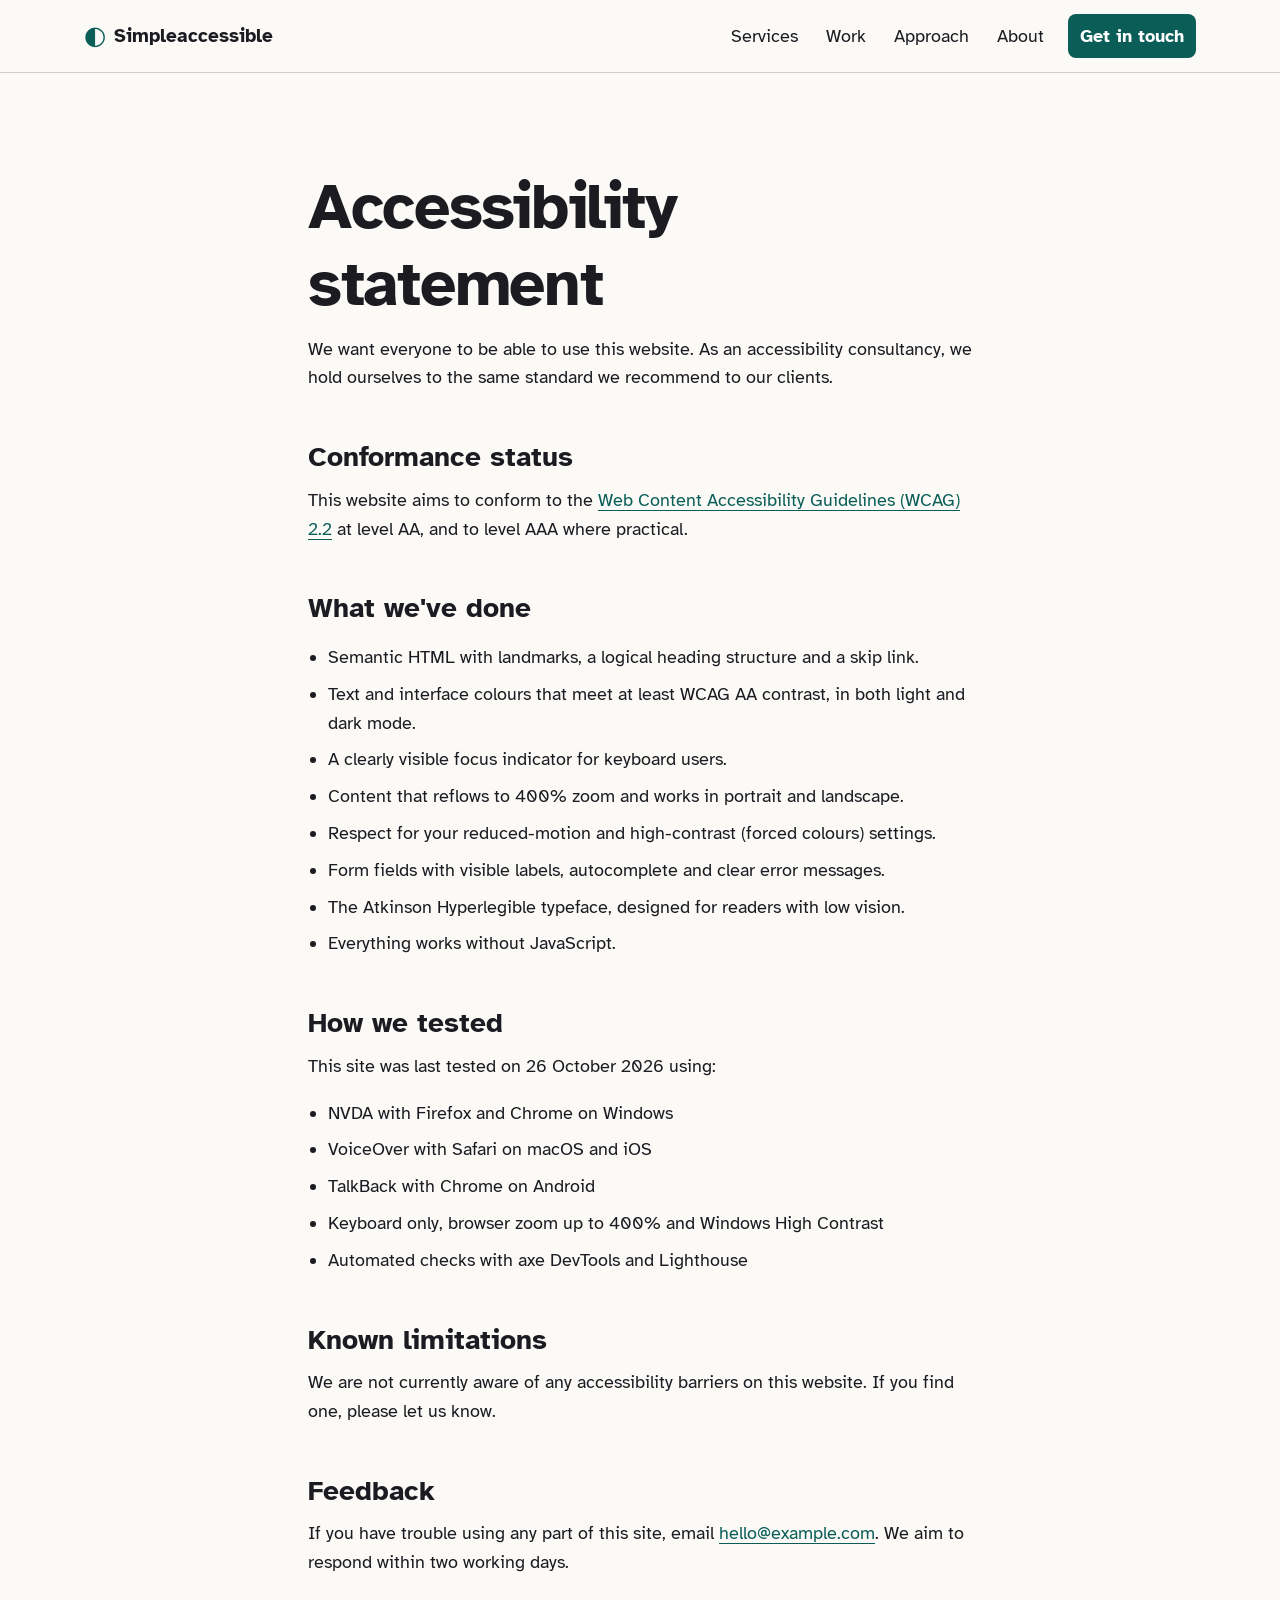
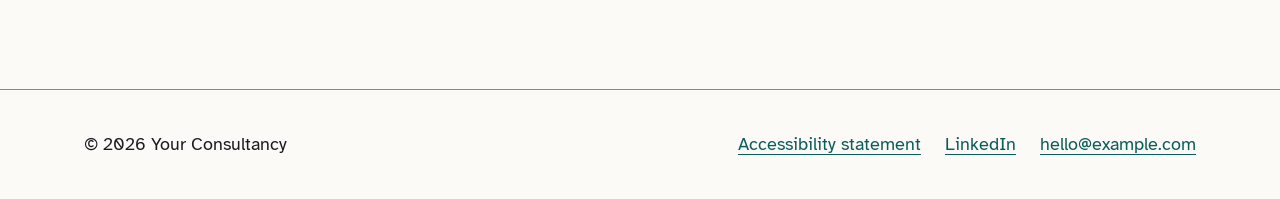
<file: portfolio/accessibility.html>
<!doctype html>
<html lang="en">
<head>
  <meta charset="utf-8">
  <meta name="viewport" content="width=device-width, initial-scale=1">
  <title>Accessibility statement — Your Consultancy</title>
  <meta name="description" content="Accessibility statement for the Your Consultancy website.">
  <meta name="color-scheme" content="light dark">
  <link rel="preconnect" href="https://fonts.googleapis.com">
  <link rel="preconnect" href="https://fonts.gstatic.com" crossorigin>
  <link rel="stylesheet" href="https://fonts.googleapis.com/css2?family=Atkinson+Hyperlegible:ital,wght@0,400;0,700;1,400&display=swap">
  <link rel="stylesheet" href="css/styles.css">
  <script src="js/main.js" defer></script>
</head>
<body>
  <a class="skip-link" href="#main">Skip to main content</a>

  <header class="site-header">
    <div class="container header-inner">
      <a class="logo" href="index.html" aria-label="Your Consultancy, home">
        <span class="logo-mark" aria-hidden="true">◐</span>
        <span class="logo-text">Simpleaccessible</span>
      </a>
      <nav aria-label="Main">
        <button class="nav-toggle" type="button" aria-expanded="false" aria-controls="nav-list">
          <span class="nav-toggle-icon" aria-hidden="true"></span>
          Menu
        </button>
        <ul class="nav-list" id="nav-list">
          <li><a href="index.html#services">Services</a></li>
          <li><a href="index.html#work">Work</a></li>
          <li><a href="index.html#approach">Approach</a></li>
          <li><a href="index.html#about">About</a></li>
          <li><a class="nav-cta" href="index.html#contact">Get in touch</a></li>
        </ul>
      </nav>
    </div>
  </header>

  <main id="main" tabindex="-1" class="page">
    <div class="container prose">
      <h1>Accessibility statement</h1>
      <!-- TODO: update the dates after you have tested the live site -->
      <p>We want everyone to be able to use this website. As an accessibility consultancy, we hold ourselves to the same standard we recommend to our clients.</p>

      <h2>Conformance status</h2>
      <p>This website aims to conform to the <a href="https://www.w3.org/TR/WCAG22/">Web Content Accessibility Guidelines (WCAG) 2.2</a> at level AA, and to level AAA where practical.</p>

      <h2>What we've done</h2>
      <ul>
        <li>Semantic HTML with landmarks, a logical heading structure and a skip link.</li>
        <li>Text and interface colours that meet at least WCAG AA contrast, in both light and dark mode.</li>
        <li>A clearly visible focus indicator for keyboard users.</li>
        <li>Content that reflows to 400% zoom and works in portrait and landscape.</li>
        <li>Respect for your reduced-motion and high-contrast (forced colours) settings.</li>
        <li>Form fields with visible labels, autocomplete and clear error messages.</li>
        <li>The Atkinson Hyperlegible typeface, designed for readers with low vision.</li>
        <li>Everything works without JavaScript.</li>
      </ul>

      <h2>How we tested</h2>
      <p>This site was last tested on <time datetime="2026-10-26">26 October 2026</time> using:</p>
      <ul>
        <li>NVDA with Firefox and Chrome on Windows</li>
        <li>VoiceOver with Safari on macOS and iOS</li>
        <li>TalkBack with Chrome on Android</li>
        <li>Keyboard only, browser zoom up to 400% and Windows High Contrast</li>
        <li>Automated checks with axe DevTools and Lighthouse</li>
      </ul>

      <h2>Known limitations</h2>
      <p>We are not currently aware of any accessibility barriers on this website. If you find one, please let us know.</p>

      <h2>Feedback</h2>
      <p>If you have trouble using any part of this site, email <a href="mailto:hello@example.com">hello@example.com</a>. We aim to respond within two working days.</p>
    </div>
  </main>

  <footer class="site-footer">
    <div class="container footer-inner">
      <p>© <span data-year>2026</span> Your Consultancy</p>
      <ul>
        <li><a href="accessibility.html" aria-current="page">Accessibility statement</a></li>
        <li><a href="https://www.linkedin.com/">LinkedIn</a></li>
        <li><a href="mailto:hello@example.com">hello@example.com</a></li>
      </ul>
    </div>
  </footer>
</body>
</html>
</file>
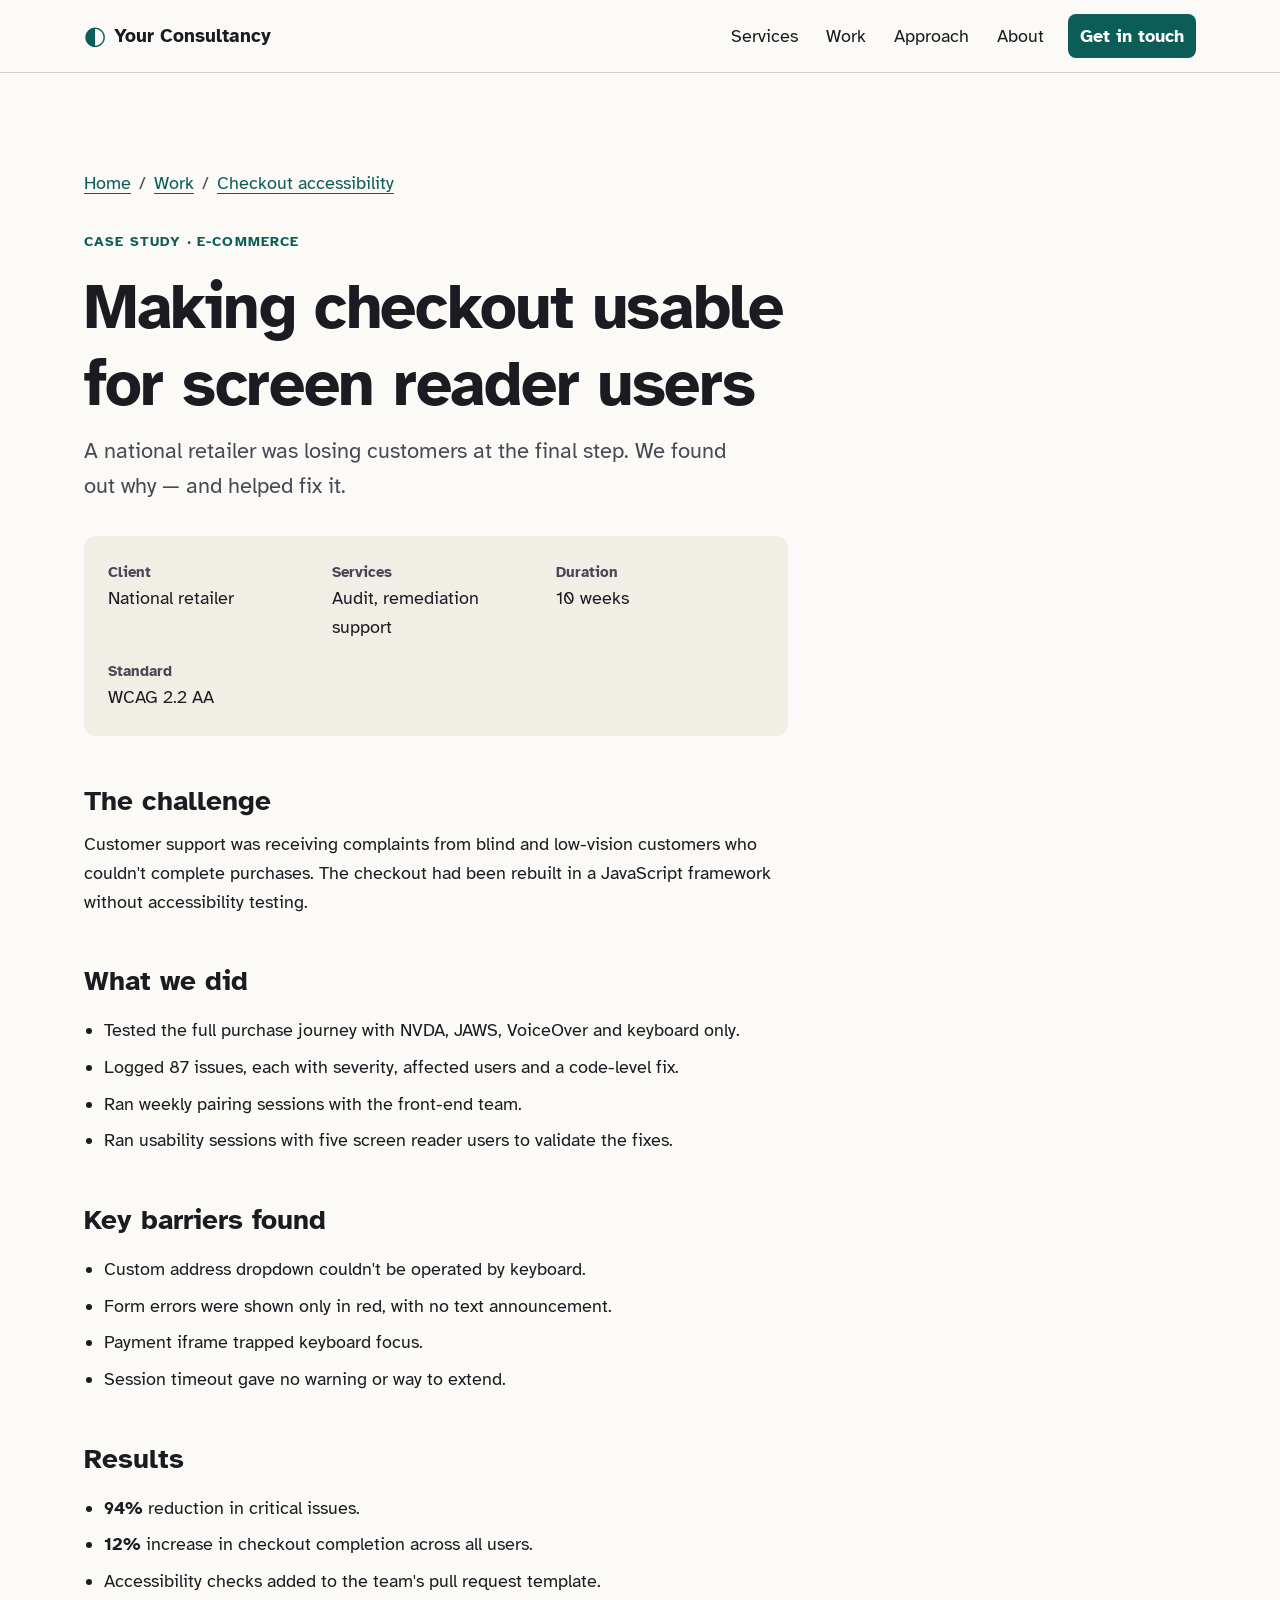
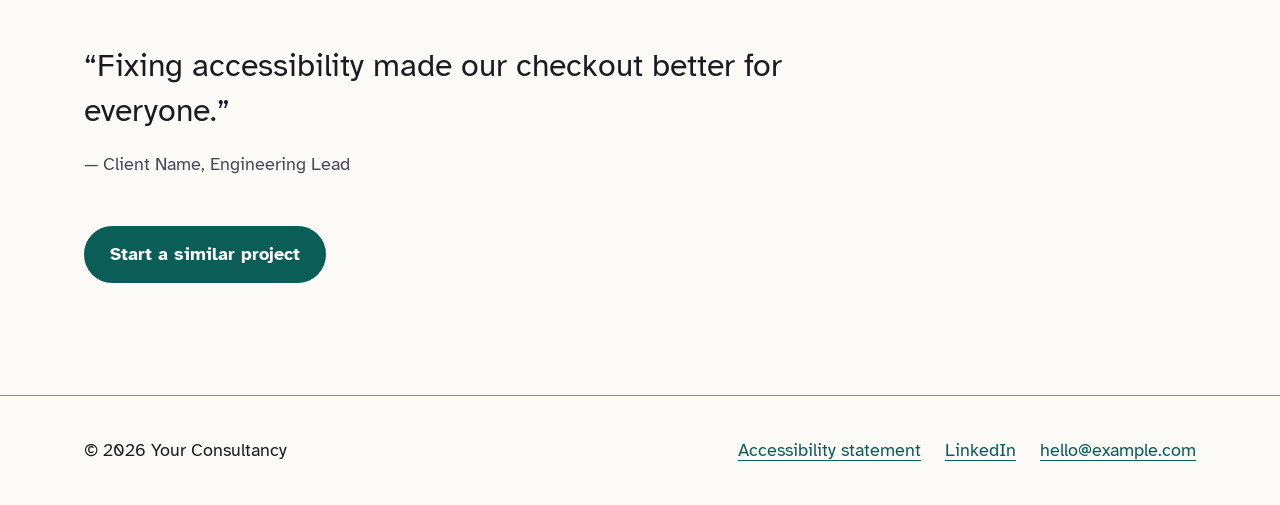
<file: work/case-study.html>
<!doctype html>
<html lang="en">
<head>
  <meta charset="utf-8">
  <meta name="viewport" content="width=device-width, initial-scale=1">
  <!-- TEMPLATE: duplicate this file for each case study -->
  <title>Making checkout usable for screen reader users — Your Consultancy</title>
  <meta name="description" content="Case study: how an accessibility audit and remediation support improved checkout completion for a national retailer.">
  <meta name="color-scheme" content="light dark">
  <link rel="preconnect" href="https://fonts.googleapis.com">
  <link rel="preconnect" href="https://fonts.gstatic.com" crossorigin>
  <link rel="stylesheet" href="https://fonts.googleapis.com/css2?family=Atkinson+Hyperlegible:ital,wght@0,400;0,700;1,400&display=swap">
  <link rel="stylesheet" href="../css/styles.css">
  <script src="../js/main.js" defer></script>
</head>
<body>
  <a class="skip-link" href="#main">Skip to main content</a>

  <header class="site-header">
    <div class="container header-inner">
      <a class="logo" href="../index.html" aria-label="Your Consultancy, home">
        <span class="logo-mark" aria-hidden="true">◐</span>
        <span class="logo-text">Your Consultancy</span>
      </a>
      <nav aria-label="Main">
        <button class="nav-toggle" type="button" aria-expanded="false" aria-controls="nav-list">
          <span class="nav-toggle-icon" aria-hidden="true"></span>
          Menu
        </button>
        <ul class="nav-list" id="nav-list">
          <li><a href="../index.html#services">Services</a></li>
          <li><a href="../index.html#work" aria-current="true">Work</a></li>
          <li><a href="../index.html#approach">Approach</a></li>
          <li><a href="../index.html#about">About</a></li>
          <li><a class="nav-cta" href="../index.html#contact">Get in touch</a></li>
        </ul>
      </nav>
    </div>
  </header>

  <main id="main" tabindex="-1" class="page">
    <article class="container">
      <nav class="breadcrumb" aria-label="Breadcrumb">
        <ol>
          <li><a href="../index.html">Home</a></li>
          <li><a href="../index.html#work">Work</a></li>
          <li><a href="case-study.html" aria-current="page">Checkout accessibility</a></li>
        </ol>
      </nav>

      <div class="prose">
        <p class="eyebrow">Case study · E-commerce</p>
        <h1>Making checkout usable for screen reader users</h1>
        <p class="lead">A national retailer was losing customers at the final step. We found out why — and helped fix it.</p>

        <dl class="facts">
          <div><dt>Client</dt><dd>National retailer</dd></div>
          <div><dt>Services</dt><dd>Audit, remediation support</dd></div>
          <div><dt>Duration</dt><dd>10 weeks</dd></div>
          <div><dt>Standard</dt><dd>WCAG 2.2 AA</dd></div>
        </dl>

        <h2>The challenge</h2>
        <p>Customer support was receiving complaints from blind and low-vision customers who couldn't complete purchases. The checkout had been rebuilt in a JavaScript framework without accessibility testing.</p>

        <h2>What we did</h2>
        <ul>
          <li>Tested the full purchase journey with NVDA, JAWS, VoiceOver and keyboard only.</li>
          <li>Logged 87 issues, each with severity, affected users and a code-level fix.</li>
          <li>Ran weekly pairing sessions with the front-end team.</li>
          <li>Ran usability sessions with five screen reader users to validate the fixes.</li>
        </ul>

        <h2>Key barriers found</h2>
        <ul>
          <li>Custom address dropdown couldn't be operated by keyboard.</li>
          <li>Form errors were shown only in red, with no text announcement.</li>
          <li>Payment iframe trapped keyboard focus.</li>
          <li>Session timeout gave no warning or way to extend.</li>
        </ul>

        <h2>Results</h2>
        <ul>
          <li><strong>94%</strong> reduction in critical issues.</li>
          <li><strong>12%</strong> increase in checkout completion across all users.</li>
          <li>Accessibility checks added to the team's pull request template.</li>
        </ul>

        <figure class="quote" style="text-align:left;margin-top:3rem">
          <blockquote>
            <p>“Fixing accessibility made our checkout better for everyone.”</p>
          </blockquote>
          <figcaption>— Client Name, Engineering Lead</figcaption>
        </figure>

        <p style="margin-top:3rem"><a class="button button-primary" href="../index.html#contact">Start a similar project</a></p>
      </div>
    </article>
  </main>

  <footer class="site-footer">
    <div class="container footer-inner">
      <p>© <span data-year>2026</span> Your Consultancy</p>
      <ul>
        <li><a href="../accessibility.html">Accessibility statement</a></li>
        <li><a href="https://www.linkedin.com/">LinkedIn</a></li>
        <li><a href="mailto:hello@example.com">hello@example.com</a></li>
      </ul>
    </div>
  </footer>
</body>
</html>
</file>
<file: css/styles.css>
/* ==========================================================================
   Tokens — all colour pairs meet WCAG 2.2 AA (most meet AAA)
   ========================================================================== */
:root {
  --bg: #fbfaf7;
  --bg-alt: #f1eee6;
  --surface: #ffffff;
  --text: #1c1b22;
  --text-muted: #4a4854;
  --accent: #0b5d57;       /* 7.4:1 on --bg */
  --accent-strong: #08433f;
  --on-accent: #ffffff;
  --border: #8a8794;       /* 3.5:1 for UI boundaries */
  --focus: #ffbf47;
  --focus-outline: #1c1b22;
  --error: #b3261e;

  --font: "Atkinson Hyperlegible", system-ui, -apple-system, "Segoe UI", Roboto, sans-serif;
  --radius: 0.75rem;
  --max: 72rem;
  --space: clamp(4rem, 8vw, 7rem);
}

@media (prefers-color-scheme: dark) {
  :root {
    --bg: #15141a;
    --bg-alt: #1e1c25;
    --surface: #24222c;
    --text: #f3f1ec;
    --text-muted: #c4c1cc;
    --accent: #6fd6cb;
    --accent-strong: #9be6de;
    --on-accent: #0d1f1d;
    --border: #8a8794;
    --focus-outline: #ffbf47;
    --error: #ffb4ab;
  }
}

/* ==========================================================================
   Base
   ========================================================================== */
*, *::before, *::after { box-sizing: border-box; }

html {
  scroll-behavior: smooth;
  scroll-padding-top: 5rem;
  -webkit-text-size-adjust: 100%;
}

@media (prefers-reduced-motion: reduce) {
  html { scroll-behavior: auto; }
  *, *::before, *::after {
    animation-duration: 0.01ms !important;
    transition-duration: 0.01ms !important;
  }
}

body {
  margin: 0;
  font-family: var(--font);
  font-size: 1.125rem;
  line-height: 1.6;
  color: var(--text);
  background: var(--bg);
}

h1, h2, h3 { line-height: 1.2; margin: 0 0 0.75rem; }
h1 { font-size: clamp(2.25rem, 6vw, 4rem); letter-spacing: -0.02em; }
h2 { font-size: clamp(1.75rem, 4vw, 2.5rem); }
h3 { font-size: 1.25rem; }
p  { margin: 0 0 1rem; }

a { color: var(--accent); text-underline-offset: 0.2em; text-decoration-thickness: 0.08em; }
a:hover { color: var(--accent-strong); text-decoration-thickness: 0.15em; }

/* Highly visible focus indicator for keyboard users (WCAG 2.4.7 / 2.4.13) */
:focus-visible {
  outline: 3px solid var(--focus-outline);
  outline-offset: 3px;
  box-shadow: 0 0 0 6px var(--focus);
  border-radius: 2px;
}

main:focus { outline: none; }

.container {
  width: 100%;
  max-width: var(--max);
  margin-inline: auto;
  padding-inline: 1.25rem;
}

.visually-hidden {
  position: absolute !important;
  width: 1px; height: 1px;
  padding: 0; margin: -1px;
  overflow: hidden;
  clip: rect(0 0 0 0);
  white-space: nowrap;
  border: 0;
}

.skip-link {
  position: absolute;
  left: 1rem;
  top: -100%;
  z-index: 100;
  padding: 0.75rem 1.25rem;
  background: var(--text);
  color: var(--bg);
  font-weight: 700;
  border-radius: 0 0 var(--radius) var(--radius);
}
.skip-link:focus { top: 0; color: var(--bg); }

/* ==========================================================================
   Header & navigation
   ========================================================================== */
.site-header {
  position: sticky;
  top: 0;
  z-index: 50;
  background: color-mix(in srgb, var(--bg) 92%, transparent);
  backdrop-filter: blur(8px);
  border-bottom: 1px solid color-mix(in srgb, var(--border) 40%, transparent);
}

.header-inner {
  display: flex;
  align-items: center;
  justify-content: space-between;
  gap: 1rem;
  min-height: 4.5rem;
}

.logo {
  display: inline-flex;
  align-items: center;
  gap: 0.5rem;
  font-weight: 700;
  font-size: 1.2rem;
  color: var(--text);
  text-decoration: none;
}
.logo-mark { color: var(--accent); font-size: 1.6rem; line-height: 1; }

.nav-list {
  display: flex;
  align-items: center;
  gap: 0.25rem;
  list-style: none;
  margin: 0;
  padding: 0;
}

.nav-list a {
  display: block;
  padding: 0.5rem 0.75rem;
  color: var(--text);
  text-decoration: none;
  border-radius: 0.5rem;
}
.nav-list a:hover { background: var(--bg-alt); color: var(--text); }

.nav-list .nav-cta {
  background: var(--accent);
  color: var(--on-accent);
  font-weight: 700;
  margin-left: 0.5rem;
}
.nav-list .nav-cta:hover { background: var(--accent-strong); color: var(--on-accent); }

.nav-toggle { display: none; }

@media (max-width: 47.99rem) {
  /* Without JS the toggle stays hidden and the menu stays open */
  .js .nav-toggle {
    display: inline-flex;
    align-items: center;
    gap: 0.5rem;
    min-height: 2.75rem;
    padding: 0.5rem 1rem;
    font: inherit;
    font-weight: 700;
    color: var(--text);
    background: transparent;
    border: 2px solid var(--border);
    border-radius: 0.5rem;
    cursor: pointer;
  }

  .nav-toggle-icon,
  .nav-toggle-icon::before,
  .nav-toggle-icon::after {
    display: block;
    width: 1.1rem;
    height: 2px;
    background: currentColor;
    position: relative;
  }
  .nav-toggle-icon::before,
  .nav-toggle-icon::after { content: ""; position: absolute; }
  .nav-toggle-icon::before { top: -6px; }
  .nav-toggle-icon::after  { top: 6px; }

  /* Only collapse the menu when JS is available to open it */
  .js .nav-list { display: none; }
  .js .nav-toggle[aria-expanded="true"] + .nav-list { display: flex; }

  .nav-list {
    position: absolute;
    top: 100%;
    left: 0;
    right: 0;
    flex-direction: column;
    align-items: stretch;
    padding: 0.75rem 1.25rem 1.25rem;
    background: var(--bg);
    border-bottom: 1px solid var(--border);
  }
  .nav-list a { padding: 0.75rem; }
  .nav-list .nav-cta { margin: 0.5rem 0 0; text-align: center; }
}

/* ==========================================================================
   Buttons
   ========================================================================== */
.button {
  display: inline-flex;
  align-items: center;
  justify-content: center;
  min-height: 3rem;
  padding: 0.75rem 1.5rem;
  font: inherit;
  font-weight: 700;
  text-decoration: none;
  border: 2px solid var(--accent);
  border-radius: 999px;
  cursor: pointer;
  transition: background-color 0.15s, color 0.15s;
}
.button-primary { background: var(--accent); color: var(--on-accent); }
.button-primary:hover { background: var(--accent-strong); border-color: var(--accent-strong); color: var(--on-accent); }
.button-secondary { background: transparent; color: var(--accent); }
.button-secondary:hover { background: var(--accent); color: var(--on-accent); }

/* ==========================================================================
   Sections
   ========================================================================== */
.section { padding-block: var(--space); }
.section-alt { background: var(--bg-alt); }
.section-intro { color: var(--text-muted); font-size: 1.2rem; max-width: 40rem; margin-bottom: 2.5rem; }

.eyebrow {
  font-weight: 700;
  text-transform: uppercase;
  letter-spacing: 0.08em;
  font-size: 0.9rem;
  color: var(--accent);
}

/* Hero */
.hero { padding-block: clamp(4rem, 10vw, 8rem) var(--space); }
.hero h1 { max-width: 16ch; }
.hero h1 em { font-style: normal; color: var(--accent); }
.lead { font-size: clamp(1.15rem, 2vw, 1.35rem); color: var(--text-muted); max-width: 42rem; }
.hero-actions { display: flex; flex-wrap: wrap; gap: 1rem; margin-block: 2rem 3.5rem; }

.stats {
  display: flex;
  flex-wrap: wrap;
  gap: 1rem 3rem;
  list-style: none;
  margin: 0;
  padding: 2rem 0 0;
  border-top: 1px solid var(--border);
  color: var(--text-muted);
}
.stats strong { display: block; font-size: 2rem; color: var(--text); }

/* Cards */
.card-grid {
  display: grid;
  grid-template-columns: repeat(auto-fill, minmax(min(100%, 18rem), 1fr));
  gap: 1.25rem;
  list-style: none;
  margin: 0;
  padding: 0;
}
.card {
  padding: 1.75rem;
  background: var(--surface);
  border: 1px solid color-mix(in srgb, var(--border) 50%, transparent);
  border-radius: var(--radius);
}
.card h3 { color: var(--accent); }
.card p:last-child { margin: 0; color: var(--text-muted); }

/* Case studies */
.case-list { display: grid; gap: 1.25rem; list-style: none; margin: 0; padding: 0; }
.case {
  position: relative;
  padding: 2rem;
  background: var(--surface);
  border-radius: var(--radius);
  border-left: 6px solid var(--accent);
}
.case:hover { box-shadow: 0 6px 24px rgb(0 0 0 / 0.08); }
.case h3 { font-size: 1.5rem; }
.case h3 a { color: var(--text); }
.case h3 a:hover { color: var(--accent); }
/* Whole card clickable, while keeping a single link in the accessibility tree */
.case h3 a::after { content: ""; position: absolute; inset: 0; }
.case-meta { font-size: 0.95rem; font-weight: 700; color: var(--accent); margin-bottom: 0.5rem; }
.case-result { margin: 0; }
.case-image { margin: 1.5rem 0 0; }
.case-image img { display: block; width: 100%; height: auto; border: 1px solid var(--border); border-radius: 0.5rem; }
.case-image figcaption { margin-top: 0.5rem; color: var(--text-muted); font-size: 0.95rem; }

/* Steps */
.steps {
  display: grid;
  grid-template-columns: repeat(auto-fit, minmax(min(100%, 14rem), 1fr));
  gap: 2rem;
  list-style: none;
  counter-reset: step;
  margin: 2rem 0 0;
  padding: 0;
}
.steps li { counter-increment: step; }
.steps li::before {
  content: counter(step, decimal-leading-zero);
  display: block;
  font-size: 2.5rem;
  font-weight: 700;
  color: var(--accent);
  margin-bottom: 0.5rem;
}
.steps p { color: var(--text-muted); }

/* Quote */
.quote { margin: 0 auto; max-width: 48rem; text-align: center; }
.quote blockquote { margin: 0; }
.quote blockquote p { font-size: clamp(1.4rem, 3vw, 2rem); line-height: 1.4; }
.quote figcaption { color: var(--text-muted); }

/* About */
.about { display: grid; gap: 2.5rem; align-items: start; }
@media (min-width: 48rem) { .about { grid-template-columns: 2fr 1fr; } }
.badges { display: flex; flex-wrap: wrap; gap: 0.75rem; list-style: none; margin: 0; padding: 0; }
.badges li {
  padding: 0.5rem 1rem;
  border: 2px solid var(--accent);
  border-radius: 999px;
  font-weight: 700;
  color: var(--accent);
}

/* ==========================================================================
   Contact form
   ========================================================================== */
.section-contact { background: var(--bg-alt); }
.contact { display: grid; gap: 2.5rem; }
@media (min-width: 56rem) { .contact { grid-template-columns: 1fr 1.3fr; } }

.contact-form {
  padding: clamp(1.5rem, 4vw, 2.5rem);
  background: var(--surface);
  border-radius: var(--radius);
}

.field { margin-bottom: 1.25rem; }
.field label { display: block; font-weight: 700; margin-bottom: 0.35rem; }
.optional { font-weight: 400; color: var(--text-muted); }

input, select, textarea {
  width: 100%;
  min-height: 3rem;
  padding: 0.65rem 0.85rem;
  font: inherit;
  color: var(--text);
  background: var(--bg);
  border: 2px solid var(--border);
  border-radius: 0.5rem;
}
textarea { resize: vertical; }

[aria-invalid="true"] { border-color: var(--error); border-width: 3px; }

.field-error {
  display: block;
  margin-top: 0.35rem;
  color: var(--error);
  font-weight: 700;
}
.field-error::before { content: "⚠ "; }

.error-summary {
  margin-bottom: 1.5rem;
  padding: 1.25rem;
  border: 3px solid var(--error);
  border-radius: 0.5rem;
}
.error-summary h3 { color: var(--error); }
.error-summary ul { margin: 0; padding-left: 1.25rem; }
.error-summary a { color: var(--error); font-weight: 700; }

.form-status { margin: 1rem 0 0; font-weight: 700; }
.form-status:empty { display: none; }

/* ==========================================================================
   Footer
   ========================================================================== */
.site-footer { padding-block: 2.5rem; border-top: 1px solid var(--border); }
.footer-inner {
  display: flex;
  flex-wrap: wrap;
  justify-content: space-between;
  align-items: center;
  gap: 1rem;
}
.footer-inner p { margin: 0; }
.footer-inner ul { display: flex; flex-wrap: wrap; gap: 1.5rem; list-style: none; margin: 0; padding: 0; }

/* ==========================================================================
   Sub-pages (case study, accessibility statement)
   ========================================================================== */
.page { padding-block: clamp(3rem, 8vw, 6rem); }
.prose { max-width: 44rem; }
.prose h2 { margin-top: 3rem; font-size: 1.75rem; }
.prose ul, .prose ol { padding-left: 1.25rem; }
.prose li { margin-bottom: 0.5rem; }
.breadcrumb ol { display: flex; flex-wrap: wrap; gap: 0.5rem; list-style: none; margin: 0 0 2rem; padding: 0; }
.breadcrumb li + li::before { content: "/"; margin-right: 0.5rem; color: var(--text-muted); }

.facts {
  display: grid;
  grid-template-columns: repeat(auto-fit, minmax(min(100%, 12rem), 1fr));
  gap: 1rem;
  margin: 2rem 0;
  padding: 1.5rem;
  background: var(--bg-alt);
  border-radius: var(--radius);
}
.facts dt { font-weight: 700; color: var(--text-muted); font-size: 0.95rem; }
.facts dd { margin: 0; font-size: 1.15rem; }

/* Windows High Contrast / forced colours */
@media (forced-colors: active) {
  .button, .nav-cta, .badges li, .case { border: 2px solid ButtonText; }
  :focus-visible { outline: 3px solid Highlight; box-shadow: none; }
}
</file>
<file: portfolio/css/styles.css>
/* ==========================================================================
   Tokens — all colour pairs meet WCAG 2.2 AA (most meet AAA)
   ========================================================================== */
:root {
  --bg: #fbfaf7;
  --bg-alt: #f1eee6;
  --surface: #ffffff;
  --text: #1c1b22;
  --text-muted: #4a4854;
  --accent: #0b5d57;       /* 7.4:1 on --bg */
  --accent-strong: #08433f;
  --on-accent: #ffffff;
  --border: #8a8794;       /* 3.5:1 for UI boundaries */
  --focus: #ffbf47;
  --focus-outline: #1c1b22;
  --error: #b3261e;

  --font: "Atkinson Hyperlegible", system-ui, -apple-system, "Segoe UI", Roboto, sans-serif;
  --radius: 0.75rem;
  --max: 72rem;
  --space: clamp(4rem, 8vw, 7rem);
}

@media (prefers-color-scheme: dark) {
  :root {
    --bg: #15141a;
    --bg-alt: #1e1c25;
    --surface: #24222c;
    --text: #f3f1ec;
    --text-muted: #c4c1cc;
    --accent: #6fd6cb;
    --accent-strong: #9be6de;
    --on-accent: #0d1f1d;
    --border: #8a8794;
    --focus-outline: #ffbf47;
    --error: #ffb4ab;
  }
}

/* ==========================================================================
   Base
   ========================================================================== */
*, *::before, *::after { box-sizing: border-box; }

html {
  scroll-behavior: smooth;
  scroll-padding-top: 5rem;
  -webkit-text-size-adjust: 100%;
}

@media (prefers-reduced-motion: reduce) {
  html { scroll-behavior: auto; }
  *, *::before, *::after {
    animation-duration: 0.01ms !important;
    transition-duration: 0.01ms !important;
  }
}

body {
  margin: 0;
  font-family: var(--font);
  font-size: 1.125rem;
  line-height: 1.6;
  color: var(--text);
  background: var(--bg);
}

h1, h2, h3 { line-height: 1.2; margin: 0 0 0.75rem; }
h1 { font-size: clamp(2.25rem, 6vw, 4rem); letter-spacing: -0.02em; }
h2 { font-size: clamp(1.75rem, 4vw, 2.5rem); }
h3 { font-size: 1.25rem; }
p  { margin: 0 0 1rem; }

a { color: var(--accent); text-underline-offset: 0.2em; text-decoration-thickness: 0.08em; }
a:hover { color: var(--accent-strong); text-decoration-thickness: 0.15em; }

/* Highly visible focus indicator for keyboard users (WCAG 2.4.7 / 2.4.13) */
:focus-visible {
  outline: 3px solid var(--focus-outline);
  outline-offset: 3px;
  box-shadow: 0 0 0 6px var(--focus);
  border-radius: 2px;
}

main:focus { outline: none; }

.container {
  width: 100%;
  max-width: var(--max);
  margin-inline: auto;
  padding-inline: 1.25rem;
}

.visually-hidden {
  position: absolute !important;
  width: 1px; height: 1px;
  padding: 0; margin: -1px;
  overflow: hidden;
  clip: rect(0 0 0 0);
  white-space: nowrap;
  border: 0;
}

.skip-link {
  position: absolute;
  left: 1rem;
  top: -100%;
  z-index: 100;
  padding: 0.75rem 1.25rem;
  background: var(--text);
  color: var(--bg);
  font-weight: 700;
  border-radius: 0 0 var(--radius) var(--radius);
}
.skip-link:focus { top: 0; color: var(--bg); }

/* ==========================================================================
   Header & navigation
   ========================================================================== */
.site-header {
  position: sticky;
  top: 0;
  z-index: 50;
  background: color-mix(in srgb, var(--bg) 92%, transparent);
  backdrop-filter: blur(8px);
  border-bottom: 1px solid color-mix(in srgb, var(--border) 40%, transparent);
}

.header-inner {
  display: flex;
  align-items: center;
  justify-content: space-between;
  gap: 1rem;
  min-height: 4.5rem;
}

.logo {
  display: inline-flex;
  align-items: center;
  gap: 0.5rem;
  font-weight: 700;
  font-size: 1.2rem;
  color: var(--text);
  text-decoration: none;
}
.logo-mark { color: var(--accent); font-size: 1.6rem; line-height: 1; }

.nav-list {
  display: flex;
  align-items: center;
  gap: 0.25rem;
  list-style: none;
  margin: 0;
  padding: 0;
}

.nav-list a {
  display: block;
  padding: 0.5rem 0.75rem;
  color: var(--text);
  text-decoration: none;
  border-radius: 0.5rem;
}
.nav-list a:hover { background: var(--bg-alt); color: var(--text); }

.nav-list .nav-cta {
  background: var(--accent);
  color: var(--on-accent);
  font-weight: 700;
  margin-left: 0.5rem;
}
.nav-list .nav-cta:hover { background: var(--accent-strong); color: var(--on-accent); }

.nav-toggle { display: none; }

@media (max-width: 47.99rem) {
  /* Without JS the toggle stays hidden and the menu stays open */
  .js .nav-toggle {
    display: inline-flex;
    align-items: center;
    gap: 0.5rem;
    min-height: 2.75rem;
    padding: 0.5rem 1rem;
    font: inherit;
    font-weight: 700;
    color: var(--text);
    background: transparent;
    border: 2px solid var(--border);
    border-radius: 0.5rem;
    cursor: pointer;
  }

  .nav-toggle-icon,
  .nav-toggle-icon::before,
  .nav-toggle-icon::after {
    display: block;
    width: 1.1rem;
    height: 2px;
    background: currentColor;
    position: relative;
  }
  .nav-toggle-icon::before,
  .nav-toggle-icon::after { content: ""; position: absolute; }
  .nav-toggle-icon::before { top: -6px; }
  .nav-toggle-icon::after  { top: 6px; }

  /* Only collapse the menu when JS is available to open it */
  .js .nav-list { display: none; }
  .js .nav-toggle[aria-expanded="true"] + .nav-list { display: flex; }

  .nav-list {
    position: absolute;
    top: 100%;
    left: 0;
    right: 0;
    flex-direction: column;
    align-items: stretch;
    padding: 0.75rem 1.25rem 1.25rem;
    background: var(--bg);
    border-bottom: 1px solid var(--border);
  }
  .nav-list a { padding: 0.75rem; }
  .nav-list .nav-cta { margin: 0.5rem 0 0; text-align: center; }
}

/* ==========================================================================
   Buttons
   ========================================================================== */
.button {
  display: inline-flex;
  align-items: center;
  justify-content: center;
  min-height: 3rem;
  padding: 0.75rem 1.5rem;
  font: inherit;
  font-weight: 700;
  text-decoration: none;
  border: 2px solid var(--accent);
  border-radius: 999px;
  cursor: pointer;
  transition: background-color 0.15s, color 0.15s;
}
.button-primary { background: var(--accent); color: var(--on-accent); }
.button-primary:hover { background: var(--accent-strong); border-color: var(--accent-strong); color: var(--on-accent); }
.button-secondary { background: transparent; color: var(--accent); }
.button-secondary:hover { background: var(--accent); color: var(--on-accent); }

/* ==========================================================================
   Sections
   ========================================================================== */
.section { padding-block: var(--space); }
.section-alt { background: var(--bg-alt); }
.section-intro { color: var(--text-muted); font-size: 1.2rem; max-width: 40rem; margin-bottom: 2.5rem; }

.eyebrow {
  font-weight: 700;
  text-transform: uppercase;
  letter-spacing: 0.08em;
  font-size: 0.9rem;
  color: var(--accent);
}

/* Hero */
.hero { padding-block: clamp(4rem, 10vw, 8rem) var(--space); }
.hero h1 { max-width: 16ch; }
.hero h1 em { font-style: normal; color: var(--accent); }
.lead { font-size: clamp(1.15rem, 2vw, 1.35rem); color: var(--text-muted); max-width: 42rem; }
.hero-actions { display: flex; flex-wrap: wrap; gap: 1rem; margin-block: 2rem 3.5rem; }

.stats {
  display: flex;
  flex-wrap: wrap;
  gap: 1rem 3rem;
  list-style: none;
  margin: 0;
  padding: 2rem 0 0;
  border-top: 1px solid var(--border);
  color: var(--text-muted);
}
.stats strong { display: block; font-size: 2rem; color: var(--text); }

/* Cards */
.card-grid {
  display: grid;
  grid-template-columns: repeat(auto-fill, minmax(min(100%, 18rem), 1fr));
  gap: 1.25rem;
  list-style: none;
  margin: 0;
  padding: 0;
}
.card {
  padding: 1.75rem;
  background: var(--surface);
  border: 1px solid color-mix(in srgb, var(--border) 50%, transparent);
  border-radius: var(--radius);
}
.card h3 { color: var(--accent); }
.card p:last-child { margin: 0; color: var(--text-muted); }

/* Case studies */
.case-list { display: grid; gap: 1.25rem; list-style: none; margin: 0; padding: 0; }
.case {
  position: relative;
  padding: 2rem;
  background: var(--surface);
  border-radius: var(--radius);
  border-left: 6px solid var(--accent);
}
.case:hover { box-shadow: 0 6px 24px rgb(0 0 0 / 0.08); }
.case h3 { font-size: 1.5rem; }
.case h3 a { color: var(--text); }
.case h3 a:hover { color: var(--accent); }
/* Whole card clickable, while keeping a single link in the accessibility tree */
.case h3 a::after { content: ""; position: absolute; inset: 0; }
.case-meta { font-size: 0.95rem; font-weight: 700; color: var(--accent); margin-bottom: 0.5rem; }
.case-result { margin: 0; }

/* Steps */
.steps {
  display: grid;
  grid-template-columns: repeat(auto-fit, minmax(min(100%, 14rem), 1fr));
  gap: 2rem;
  list-style: none;
  counter-reset: step;
  margin: 2rem 0 0;
  padding: 0;
}
.steps li { counter-increment: step; }
.steps li::before {
  content: counter(step, decimal-leading-zero);
  display: block;
  font-size: 2.5rem;
  font-weight: 700;
  color: var(--accent);
  margin-bottom: 0.5rem;
}
.steps p { color: var(--text-muted); }

/* Quote */
.quote { margin: 0 auto; max-width: 48rem; text-align: center; }
.quote blockquote { margin: 0; }
.quote blockquote p { font-size: clamp(1.4rem, 3vw, 2rem); line-height: 1.4; }
.quote figcaption { color: var(--text-muted); }

/* About */
.about { display: grid; gap: 2.5rem; align-items: start; }
@media (min-width: 48rem) { .about { grid-template-columns: 2fr 1fr; } }
.badges { display: flex; flex-wrap: wrap; gap: 0.75rem; list-style: none; margin: 0; padding: 0; }
.badges li {
  padding: 0.5rem 1rem;
  border: 2px solid var(--accent);
  border-radius: 999px;
  font-weight: 700;
  color: var(--accent);
}

/* ==========================================================================
   Contact form
   ========================================================================== */
.section-contact { background: var(--bg-alt); }
.contact { display: grid; gap: 2.5rem; }
@media (min-width: 56rem) { .contact { grid-template-columns: 1fr 1.3fr; } }

.contact-form {
  padding: clamp(1.5rem, 4vw, 2.5rem);
  background: var(--surface);
  border-radius: var(--radius);
}

.field { margin-bottom: 1.25rem; }
.field label { display: block; font-weight: 700; margin-bottom: 0.35rem; }
.optional { font-weight: 400; color: var(--text-muted); }

input, select, textarea {
  width: 100%;
  min-height: 3rem;
  padding: 0.65rem 0.85rem;
  font: inherit;
  color: var(--text);
  background: var(--bg);
  border: 2px solid var(--border);
  border-radius: 0.5rem;
}
textarea { resize: vertical; }

[aria-invalid="true"] { border-color: var(--error); border-width: 3px; }

.field-error {
  display: block;
  margin-top: 0.35rem;
  color: var(--error);
  font-weight: 700;
}
.field-error::before { content: "⚠ "; }

.error-summary {
  margin-bottom: 1.5rem;
  padding: 1.25rem;
  border: 3px solid var(--error);
  border-radius: 0.5rem;
}
.error-summary h3 { color: var(--error); }
.error-summary ul { margin: 0; padding-left: 1.25rem; }
.error-summary a { color: var(--error); font-weight: 700; }

.form-status { margin: 1rem 0 0; font-weight: 700; }
.form-status:empty { display: none; }

/* ==========================================================================
   Footer
   ========================================================================== */
.site-footer { padding-block: 2.5rem; border-top: 1px solid var(--border); }
.footer-inner {
  display: flex;
  flex-wrap: wrap;
  justify-content: space-between;
  align-items: center;
  gap: 1rem;
}
.footer-inner p { margin: 0; }
.footer-inner ul { display: flex; flex-wrap: wrap; gap: 1.5rem; list-style: none; margin: 0; padding: 0; }

/* ==========================================================================
   Sub-pages (case study, accessibility statement)
   ========================================================================== */
.page { padding-block: clamp(3rem, 8vw, 6rem); }
.prose { max-width: 44rem; }
.prose h2 { margin-top: 3rem; font-size: 1.75rem; }
.prose ul, .prose ol { padding-left: 1.25rem; }
.prose li { margin-bottom: 0.5rem; }
.breadcrumb ol { display: flex; flex-wrap: wrap; gap: 0.5rem; list-style: none; margin: 0 0 2rem; padding: 0; }
.breadcrumb li + li::before { content: "/"; margin-right: 0.5rem; color: var(--text-muted); }

.facts {
  display: grid;
  grid-template-columns: repeat(auto-fit, minmax(min(100%, 12rem), 1fr));
  gap: 1rem;
  margin: 2rem 0;
  padding: 1.5rem;
  background: var(--bg-alt);
  border-radius: var(--radius);
}
.facts dt { font-weight: 700; color: var(--text-muted); font-size: 0.95rem; }
.facts dd { margin: 0; font-size: 1.15rem; }

/* Windows High Contrast / forced colours */
@media (forced-colors: active) {
  .button, .nav-cta, .badges li, .case { border: 2px solid ButtonText; }
  :focus-visible { outline: 3px solid Highlight; box-shadow: none; }
}
</file>
